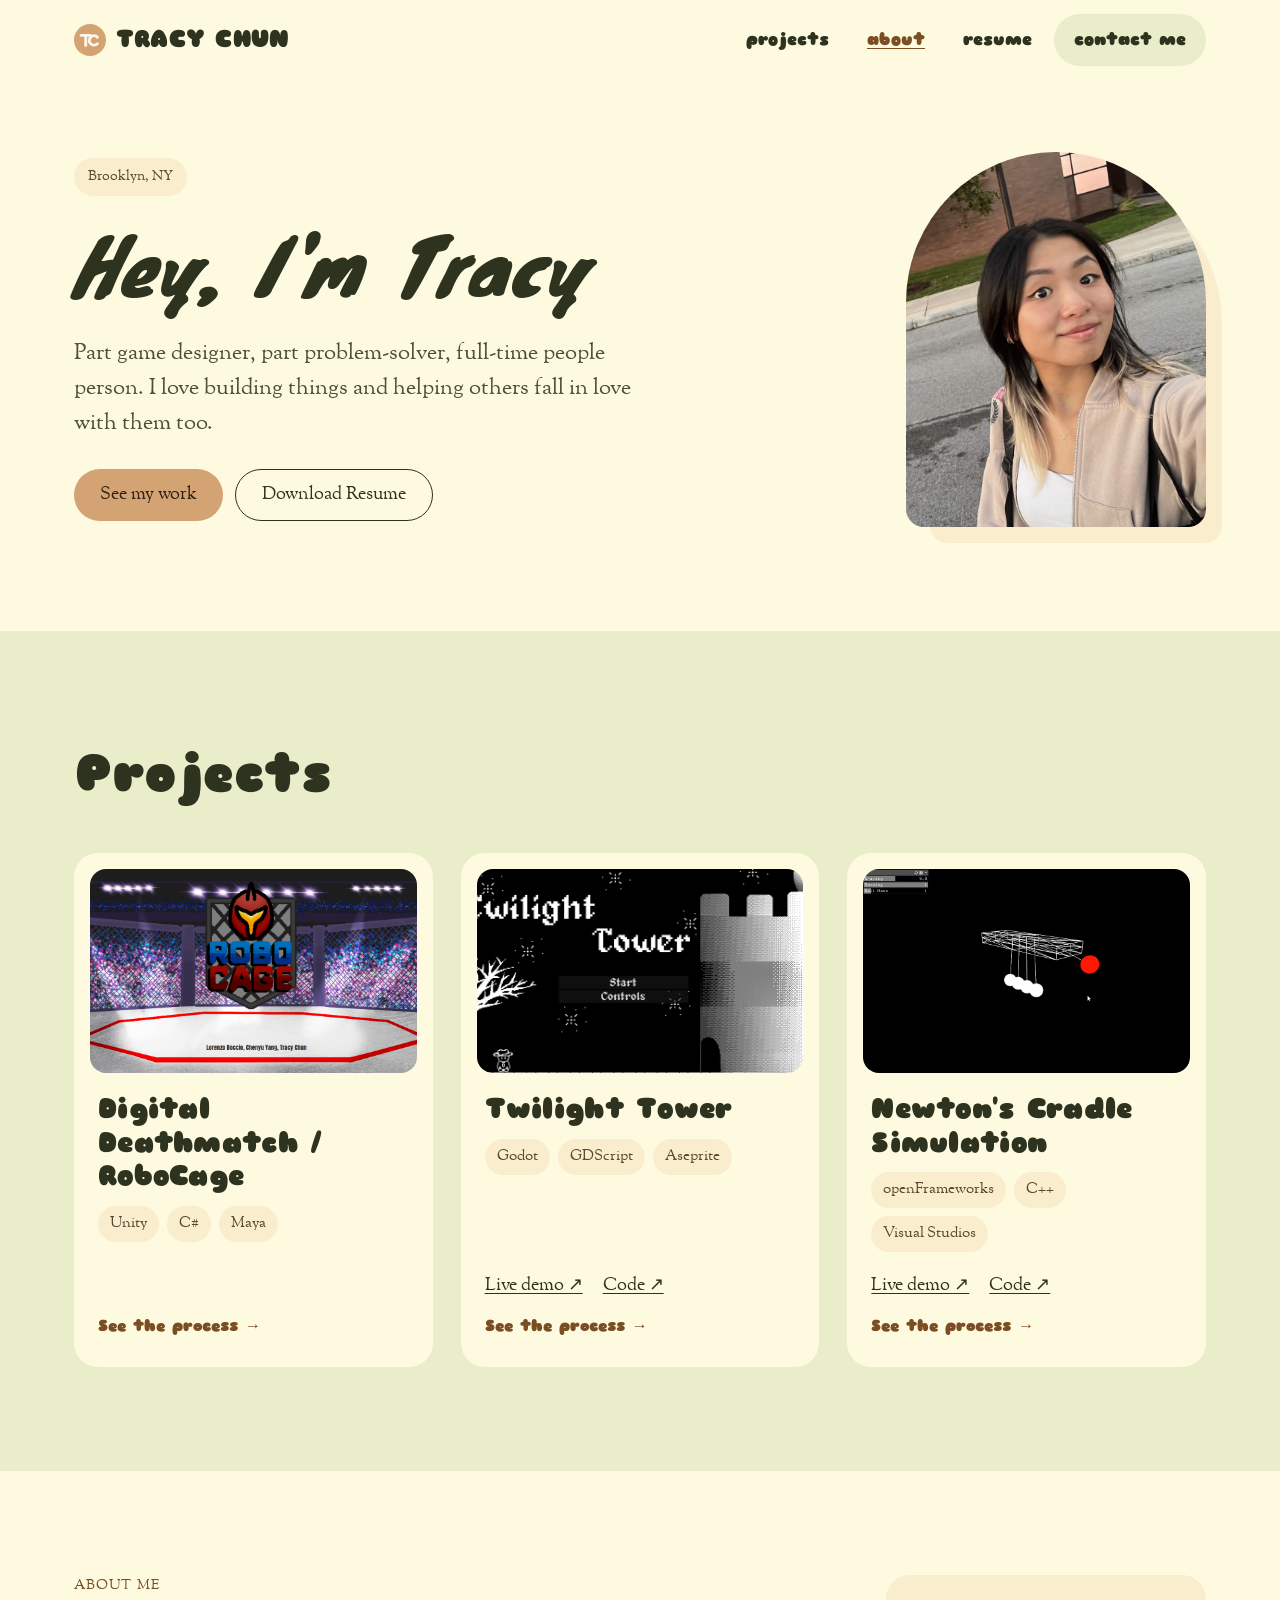
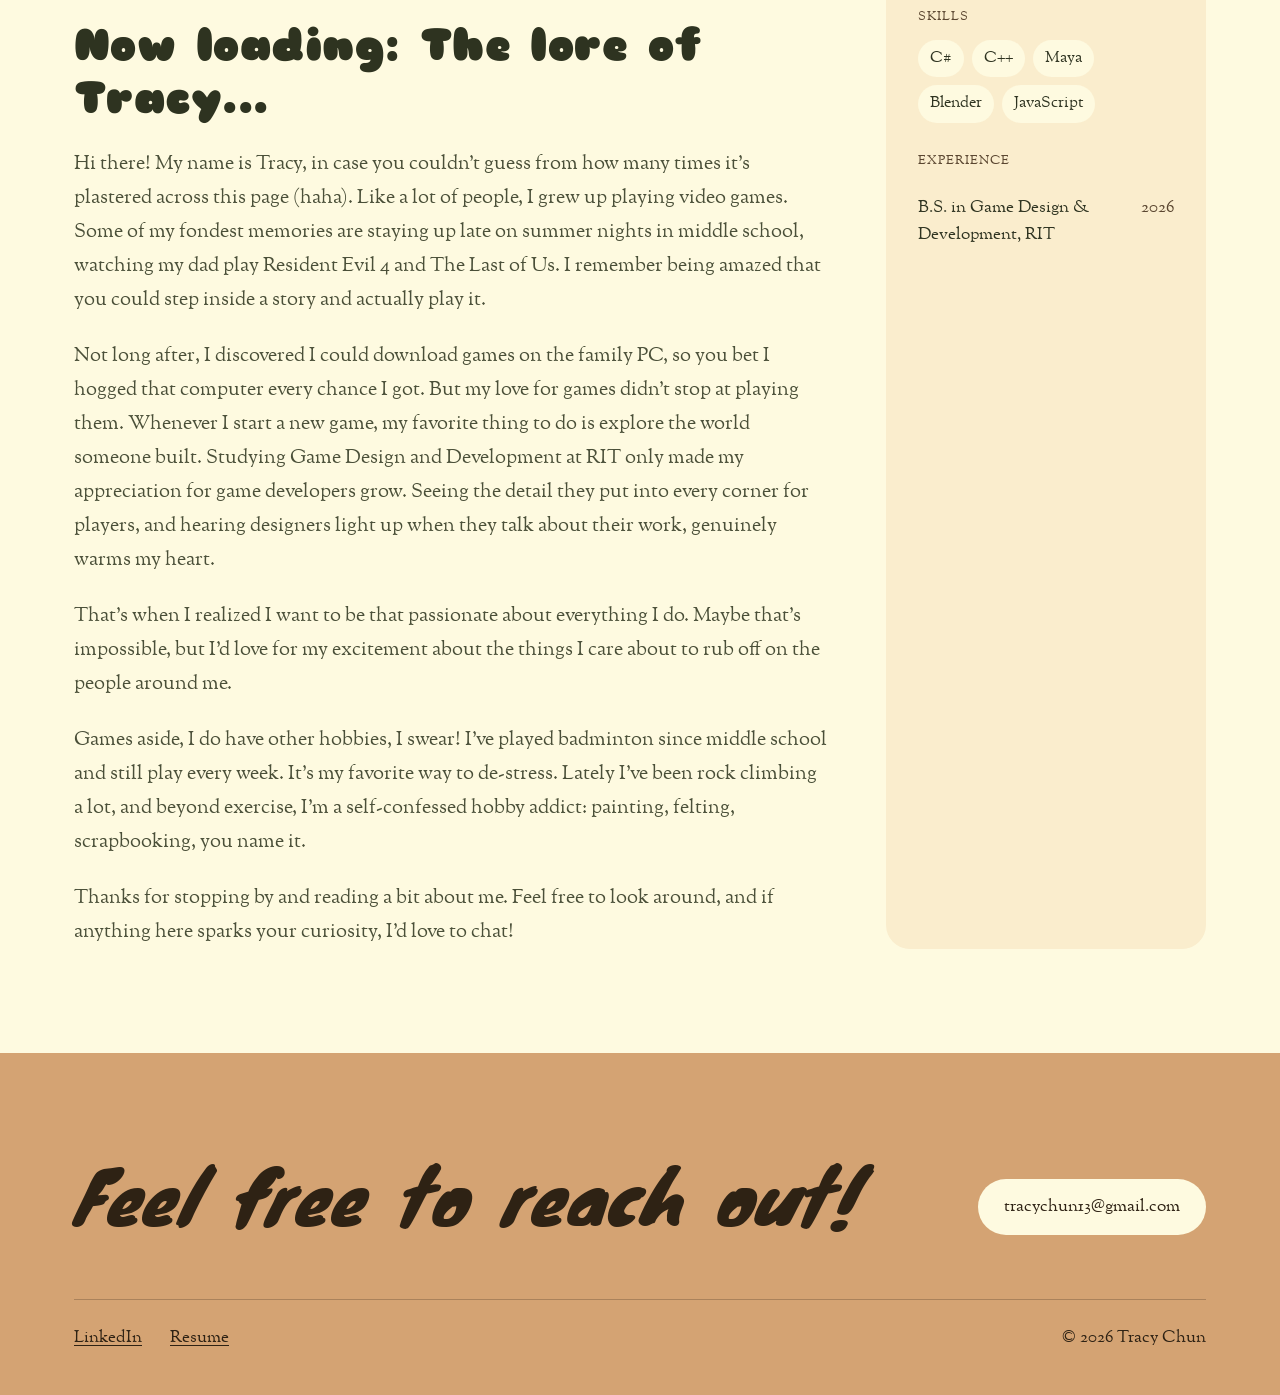
<file: index.html>
<!doctype html>
<html lang="en">

<head>
  <meta charset="utf-8">
  <meta name="viewport" content="width=device-width, initial-scale=1">
  <title>Tracy Chun Portfolio</title>
  <meta name="description" content="Tracy Chun's portfolio.">

  <link rel="preload" href="fonts/knewave.woff" as="font" type="font/woff" crossorigin>
  <link rel="preload" href="fonts/sorts-mill-goudy.woff" as="font" type="font/woff" crossorigin>
  <link rel="preload" href="fonts/sniglet.woff" as="font" type="font/woff" crossorigin>
  <link rel="stylesheet" href="styles.css">
  <link rel="icon" href="../images/favicon.svg" type="image/svg+xml">
  <link rel="icon" href="../images/favicon.ico" sizes="any">
  <link rel="apple-touch-icon" href="../images/apple-touch-icon.png">
</head>

<body>
  <a class="skip-link" href="#main">Skip to content</a>

  <header class="site-header">
    <div class="container header-inner">
      <a class="logo" href="#top">
        <img src="../images/favicon.svg" alt="" class="logo-icon" width="32" height="32">
        TRACY CHUN
      </a>

      <button class="menu-toggle" type="button" aria-expanded="false" aria-controls="site-nav" aria-label="Open menu">
        <span></span><span></span><span></span>
      </button>

      <nav id="site-nav" class="site-nav" aria-label="Main">
        <a href="#work">projects</a>
        <a href="#about">about</a>
        <a href="TracyChun-Resume.pdf" target="_blank" rel="noopener">resume</a>
        <a href="#contact" class="nav-cta">contact me</a>
      </nav>
    </div>
  </header>

  <main id="main">
    <!-- ============ HERO ============ -->
    <section id="top" class="hero container">
      <div class="hero-text">
        <span class="pill">Brooklyn, NY</span>
        <h1>Hey, I'm Tracy</h1>
        <p class="lead">Part game designer, part problem-solver, full-time people person.
          I love building things and helping others fall in love with them too.</p>
        <div class="btn-row">
          <a href="#work" class="btn btn-primary">See my work</a>
          <a href="TracyChun-Resume.pdf" class="btn btn-outline" download>Download Resume</a>
        </div>
      </div>

      <div class="hero-photo">
        <div class="photo-frame">
          <div class="photo-back" aria-hidden="true"></div>
          <img class="photo" src="images/pfp.jpg" alt="Photo of me">
        </div>
      </div>
    </section>

    <!-- ============ WORK ============ -->
    <section id="work" class="work">
      <div class="container">
        <div class="section-head">
          <div>
            <h2>Projects</h2>
          </div>
          <!-- <a href="" target="_blank" rel="noopener" class="text-link"> Github →</a> -->
        </div>

        <div class="project-grid">
          <article class="project-card">
            <img class="project-img" src="images/project-one/RoboCageCover.png" alt="Screenshot of RoboCage">
            <div class="project-body">
              <h3><a class="card-link" href="projects/project-one.html">Digital Deathmatch / RoboCage</a></h3>
              <ul class="tags">
                <li>Unity</li>
                <li>C#</li>
                <li>Maya</li>
              </ul>
              <div class="project-links">
                <!-- <a href="https://example.com" target="_blank" rel="noopener">Live demo ↗</a>
                <a href="https://github.com/yourusername/project-two" target="_blank" rel="noopener">Code ↗</a> -->
              </div>
              <span class="card-cue" aria-hidden="true">See the process →</span>
            </div>
          </article>

          <article class="project-card">
            <img class="project-img" src="images/project-two/TwilightTowerStartScreen.jpg"
              alt="Screenshot of TwilightTower">

            <div class="project-body">
              <h3><a class="card-link" href="projects/project-two.html">Twilight Tower</a></h3>
              <ul class="tags">
                <li>Godot</li>
                <li>GDScript</li>
                <li>Aseprite</li>
              </ul>
              <div class="project-links">
                <a href="https://matokii.itch.io/twilight-tower" target="_blank" rel="noopener">Live demo ↗</a>
                <a href="https://github.com/Tracychun13/twilight-tower" target="_blank" rel="noopener">Code ↗</a>
              </div>
              <span class="card-cue" aria-hidden="true">See the process →</span>
            </div>
          </article>

          <article class="project-card">
            <img class="project-img" src="images/project-three/NewtonCradleCover.png"
              alt="Screenshot of NewtonCradleCover">

            <div class="project-body">
              <h3><a class="card-link" href="projects/project-three.html">Newton's Cradle Simulation</a></h3>
              <ul class="tags">
                <li>openFrameworks</li>
                <li>C++</li>
                <li>Visual Studios</li>
              </ul>
              <div class="project-links">
                <a href="projects/project-three.html#demo" target="_blank" rel="noopener">Live demo ↗</a>
                <a href="https://github.com/yourusername/project-three" target="_blank" rel="noopener">Code ↗</a>
              </div>
              <span class="card-cue" aria-hidden="true">See the process →</span>
            </div>
          </article>
        </div>
      </div>
    </section>

    <!-- ============ ABOUT ============ -->
    <section id="about" class="about container">
      <div class="about-text">
        <span class="eyebrow eyebrow-brown">About me</span>
        <h2>Now loading: The lore of Tracy...</h2>
        <p>
          Hi there! My name is Tracy, in case you couldn't guess from how many times it's plastered across this page
          (haha). Like a lot of people, I grew up playing video games. Some of my fondest memories are staying up late
          on summer nights in middle school, watching my dad play Resident Evil 4 and The Last of Us. I remember being
          amazed that you could step inside a story and actually play it.
        </p>

        <p>
          Not long after, I discovered I could download games on the family PC, so you bet I hogged that computer every
          chance I got. But my love for games didn't stop at playing them. Whenever I start a new game, my favorite
          thing to do is explore the world someone built. Studying Game Design and Development at RIT only made my
          appreciation for game developers grow. Seeing the detail they put into every corner for players, and hearing
          designers light up when they talk about their work, genuinely warms my heart.
        </p>

        <p>
          That's when I realized I want to be that passionate about everything I do. Maybe that's impossible, but I'd
          love for my excitement about the things I care about to rub off on the people around me.
        </p>

        <p>
          Games aside, I do have other hobbies, I swear! I've played badminton since middle school and still play every
          week. It's my favorite way to de-stress. Lately I've been rock climbing a lot, and beyond exercise, I'm a
          self-confessed hobby addict: painting, felting, scrapbooking, you name it.
        </p>

        <p>
          Thanks for stopping by and reading a bit about me. Feel free to look around, and if anything here sparks
          your curiosity, I'd love to chat!
        </p>
      </div>

      <aside class="about-card">
        <div>
          <h3>Skills</h3>
          <ul class="tags tags-cream">
            <li>C#</li>
            <li>C++</li>
            <li>Maya</li>
            <li>Blender</li>
            <li>JavaScript</li>
          </ul>
        </div>
        <div>
          <h3>Experience</h3>
          <dl class="timeline">

            <div>
              <dt>B.S. in Game Design & Development, RIT</dt>
              <dd>2026</dd>
            </div>
          </dl>
        </div>
      </aside>
    </section>
  </main>

  <!-- ============ CONTACT ============ -->
  <footer id="contact" class="site-footer">
    <div class="container footer-inner">
      <div class="footer-top">
        <h2>Feel free to reach out!</h2>
        <a href="mailto:tracychun13@gmail.com" class="btn btn-cream">tracychun13@gmail.com</a>
      </div>
      <div class="footer-bottom">
        <nav aria-label="Social">
          <a href="https://www.linkedin.com/in/tracy-chun" target="_blank" rel="noopener">LinkedIn</a>
          <a href="TracyChun-Resume.pdf" target="_blank" rel="noopener">Resume</a>
        </nav>
        <span>© <span id="year">2026</span> Tracy Chun</span>
      </div>
    </div>
  </footer>

  <script src="script.js"></script>
</body>

</html>
</file>
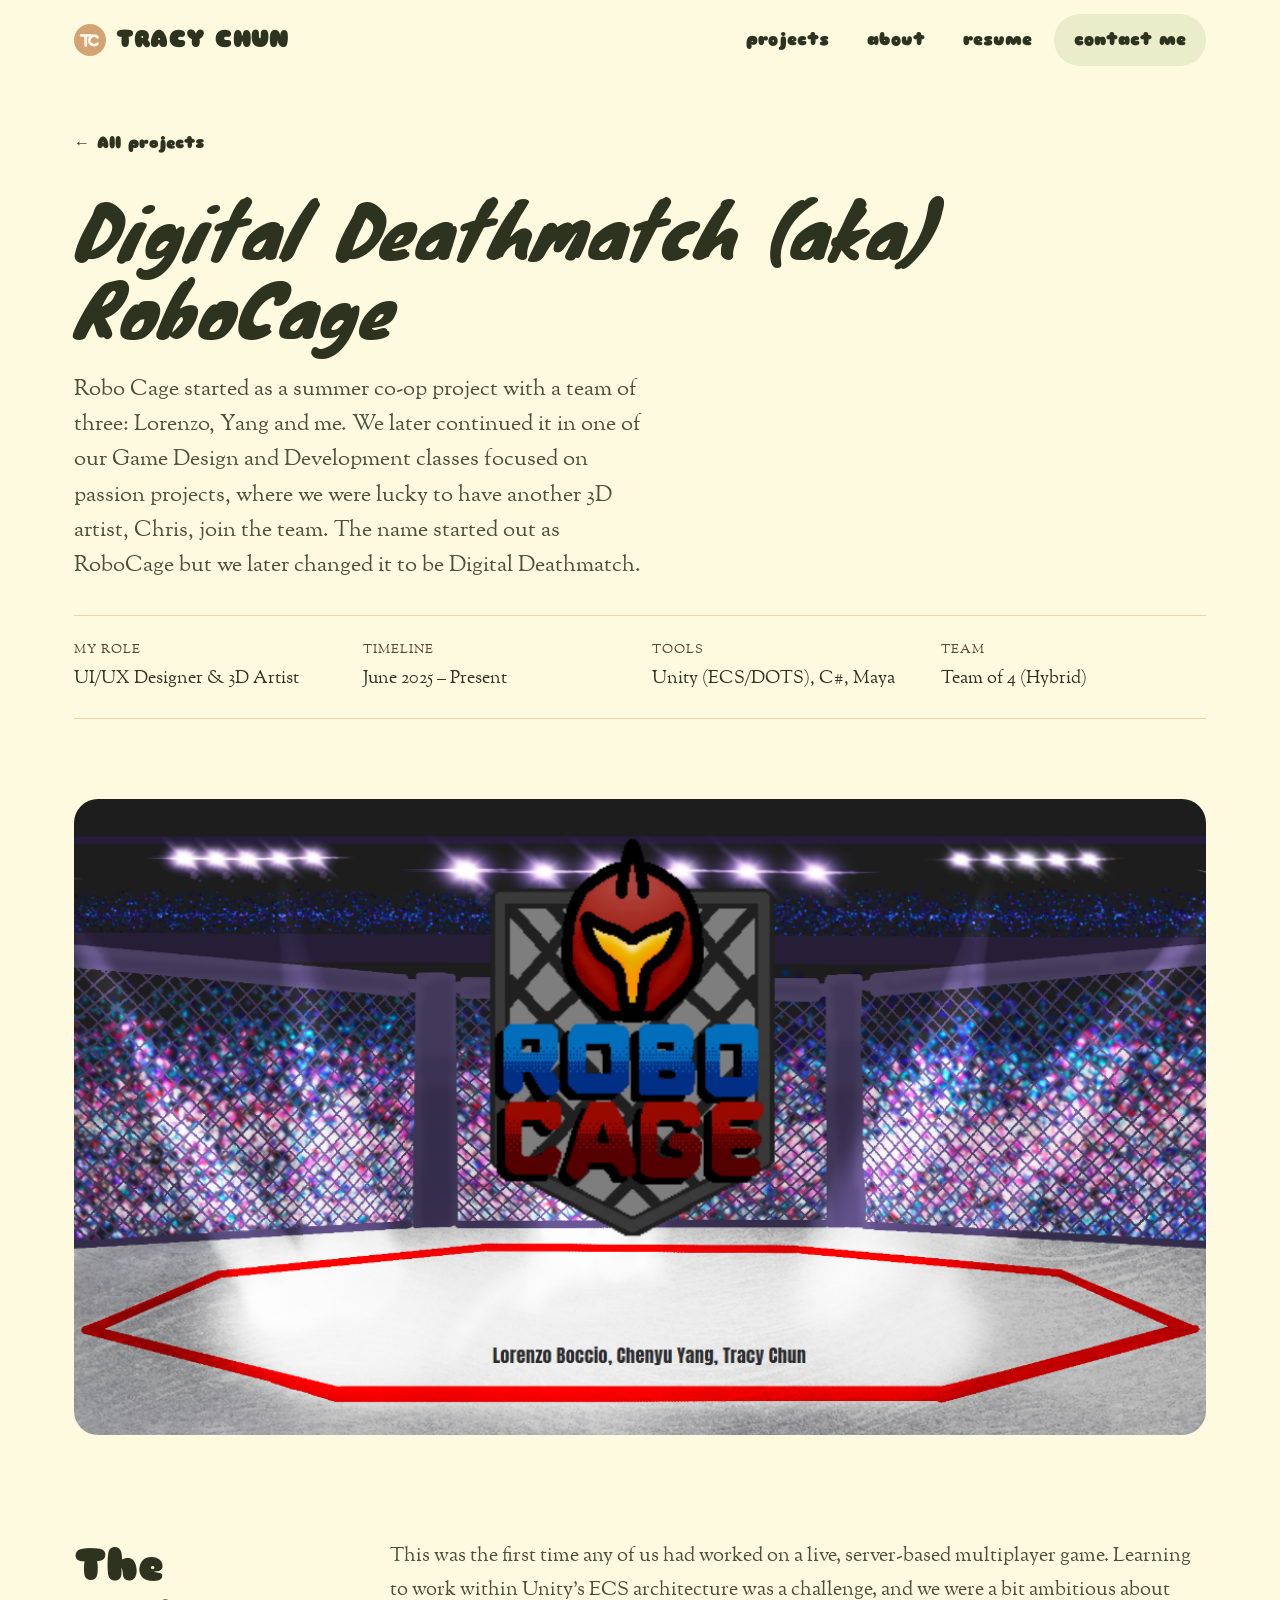
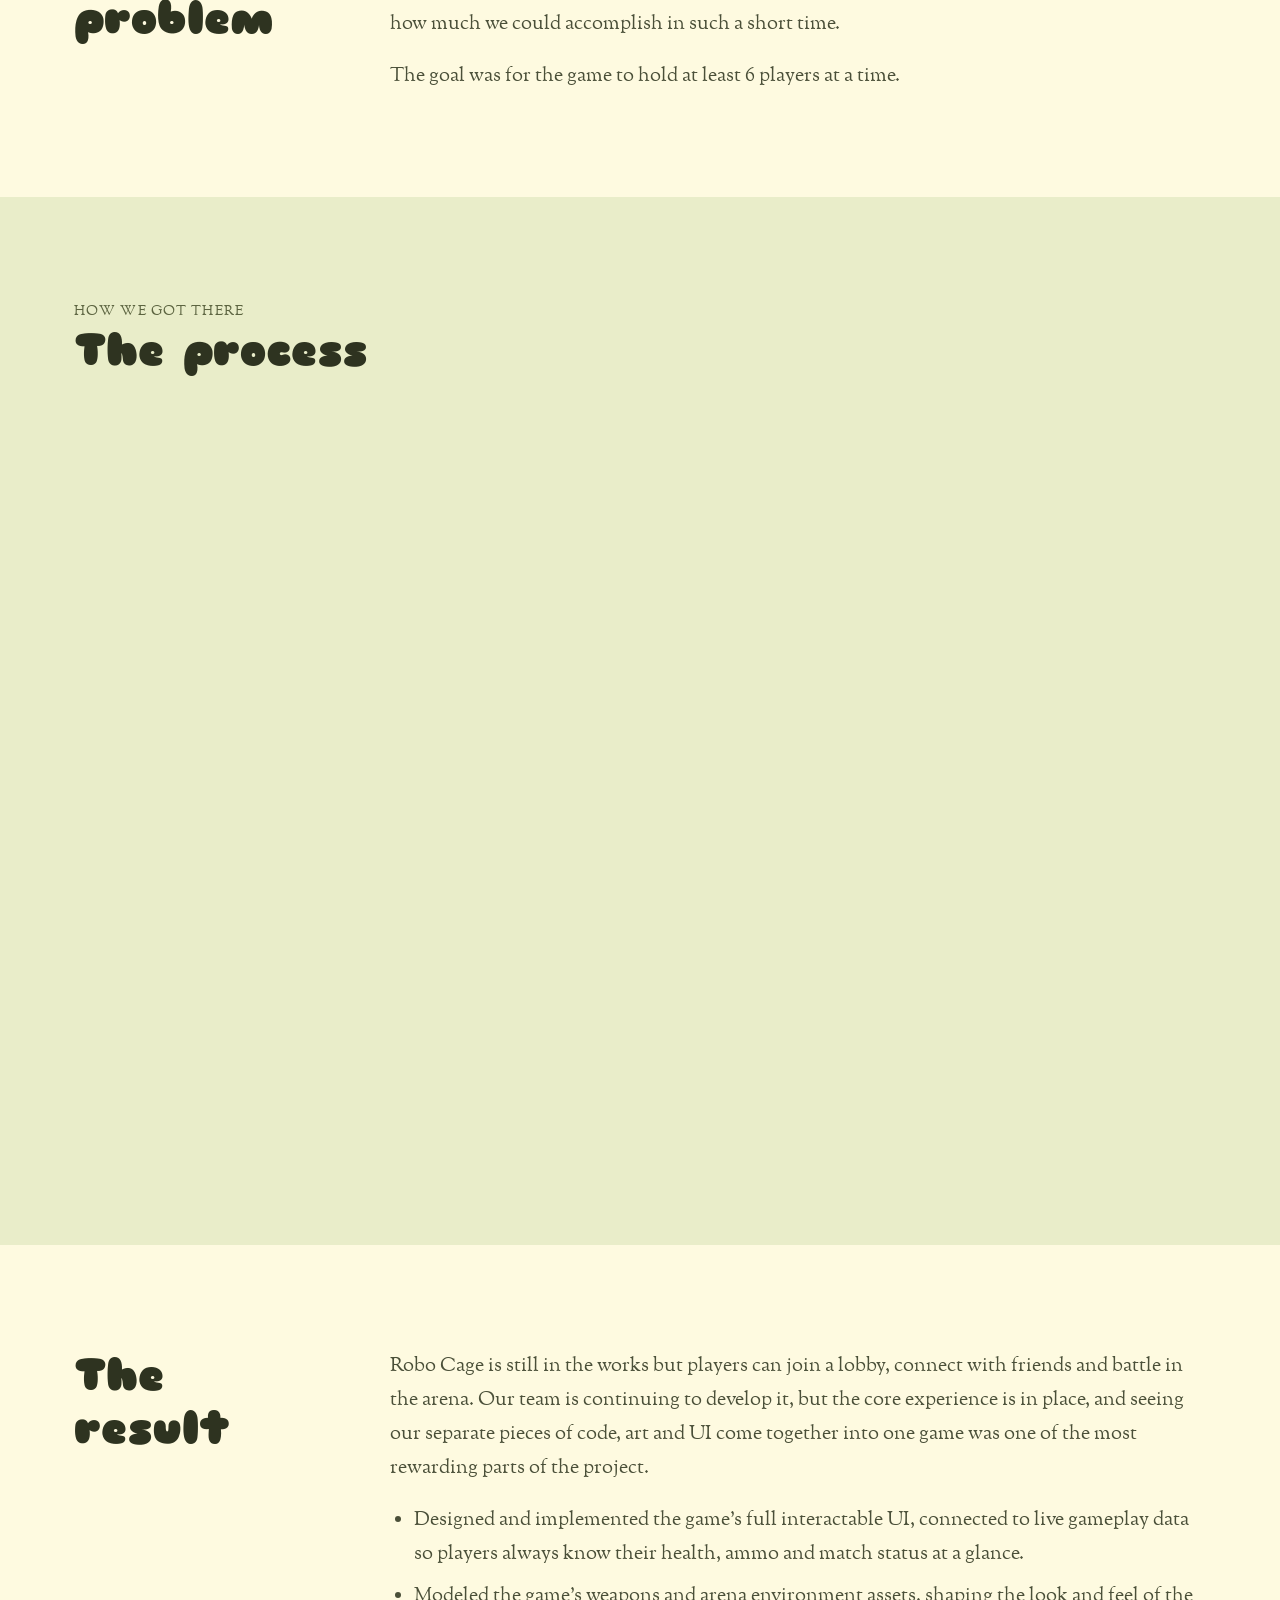
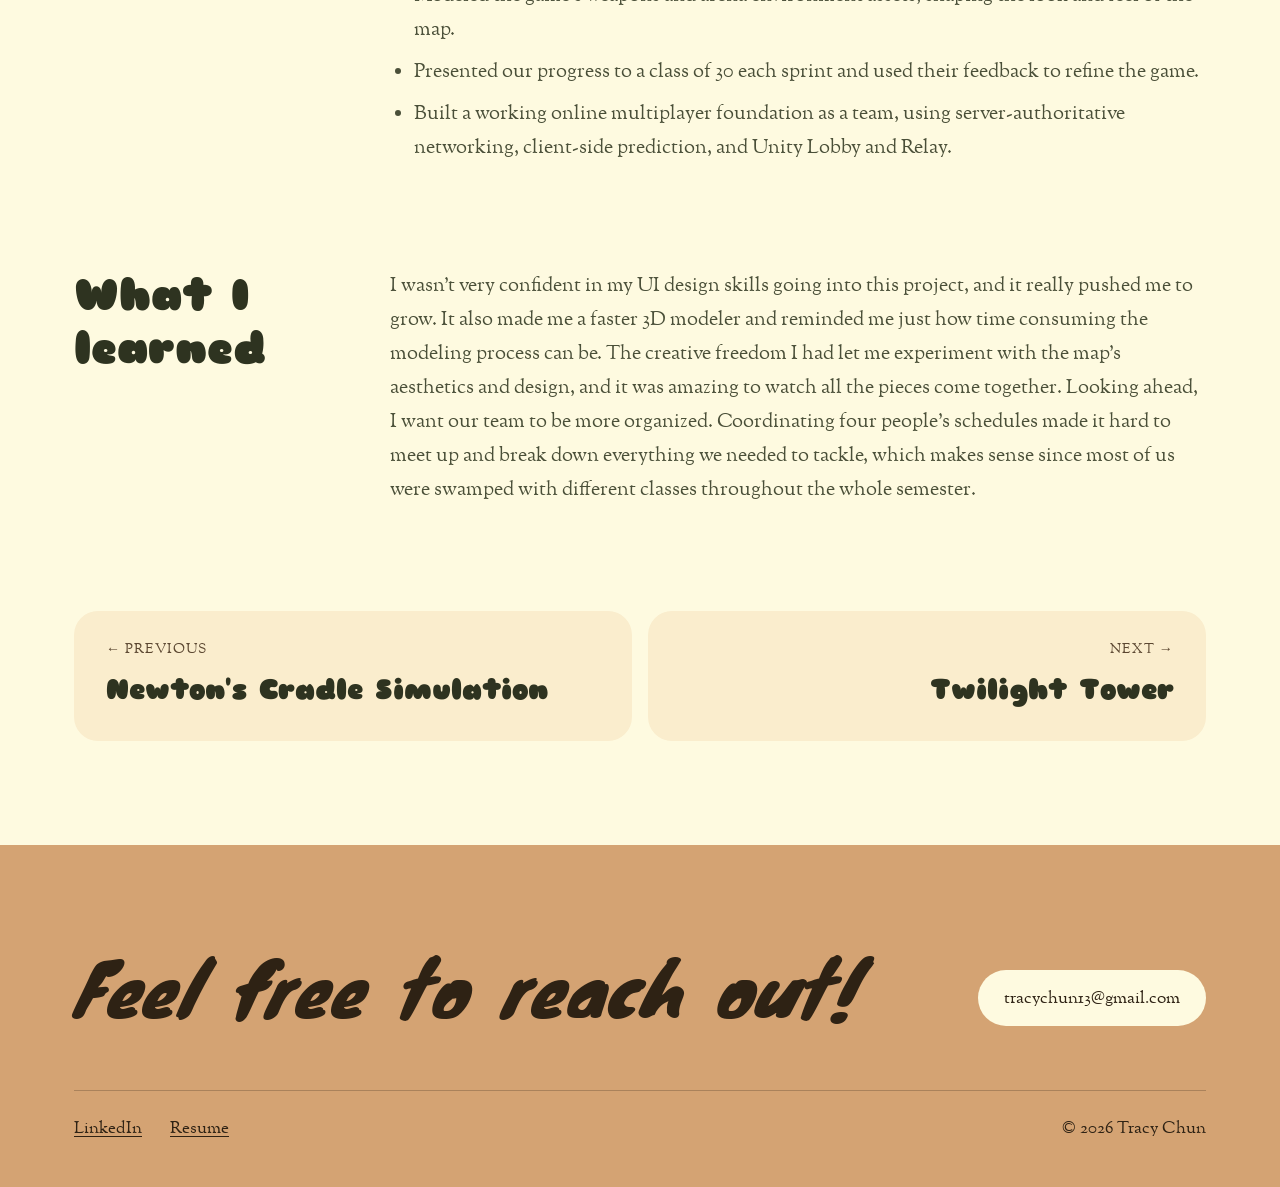
<file: projects/project-one.html>
<!doctype html>
<html lang="en">

<head>
  <meta charset="utf-8">
  <meta name="viewport" content="width=device-width, initial-scale=1">
  <title>Digital Deathmatch — Tracy Chun</title>
  <meta name="description" content="Case study: Digital Deathmatch (RoboCage), a multiplayer arena game by Tracy Chun.">
  <link rel="preload" href="../fonts/knewave.woff" as="font" type="font/woff" crossorigin>
  <link rel="preload" href="../fonts/sorts-mill-goudy.woff" as="font" type="font/woff" crossorigin>
  <link rel="preload" href="../fonts/sniglet.woff" as="font" type="font/woff" crossorigin>
  <link rel="stylesheet" href="../styles.css">
  <link rel="stylesheet" href="project-styles.css">
  <link rel="icon" href="../images/favicon.svg" type="image/svg+xml">
  <link rel="icon" href="../images/favicon.ico" sizes="any">
  <link rel="apple-touch-icon" href="../images/apple-touch-icon.png">
  <style>

  </style>
</head>

<body>
  <a class="skip-link" href="#main">Skip to content</a>

  <header class="site-header">
    <div class="container header-inner"> 
      <a class="logo" href="../index.html">
        <img src="../images/favicon.svg" alt="" class="logo-icon" width="32" height="32">
        TRACY CHUN
      </a>

      <button class="menu-toggle" type="button" aria-expanded="false" aria-controls="site-nav" aria-label="Open menu">
        <span></span><span></span><span></span>
      </button>

      <nav id="site-nav" class="site-nav" aria-label="Main">
        <a href="../index.html#work" aria-current="page">projects</a>
        <a href="../index.html#about">about</a>
        <a href="../TracyChun-Resume.pdf" target="_blank" rel="noopener">resume</a>
        <a href="../index.html#contact" class="nav-cta">contact me</a>
      </nav>
    </div>
  </header>

  <main id="main">
    <!-- ============ INTRO ============ -->
    <section class="cs-hero container">
      <a href="../index.html#work" class="back-link">← All projects</a>
      <h1>Digital Deathmatch (aka) RoboCage</h1>
      <p class="lead">Robo Cage started as a summer co-op project with a team of three: Lorenzo, Yang and me. We later
        continued it in one of our Game Design and Development classes focused on passion projects, where we were lucky
        to have another 3D artist, Chris, join the team. The name started out as RoboCage but we later changed it to be
        Digital Deathmatch.</p>
      <dl class="cs-meta">
        <div>
          <dt>My role</dt>
          <dd>UI/UX Designer &amp; 3D Artist</dd>
        </div>
        <div>
          <dt>Timeline</dt>
          <dd>June 2025 – Present</dd>
        </div>
        <div>
          <dt>Tools</dt>
          <dd>Unity (ECS/DOTS), C#, Maya</dd>
        </div>
        <div>
          <dt>Team</dt>
          <dd>Team of 4 (Hybrid)</dd>
        </div>
      </dl>

      <div class="btn-row">
        <!-- <a href="https://example.com" class="btn btn-primary" target="_blank" rel="noopener">Live demo ↗</a>
        <a href="https://github.com/yourusername/project-one" class="btn btn-outline" target="_blank"
          rel="noopener">View code ↗</a> -->
      </div>
    </section>

    <figure class="cs-cover container">
      <img class="shot" src="../images/project-one/RoboCageCover.png" alt="RoboCage Cover Photo">
    </figure>

    <!-- ============ PROBLEM ============ -->
    <section class="cs-section container">
      <h2>The problem</h2>
      <div class="cs-text">
        <p>This was the first time any of us had worked on a live, server-based multiplayer game. Learning to work
          within Unity's ECS architecture was a challenge, and we were a bit ambitious about how much we could
          accomplish in such a short time.</p>
        <p>The goal was for the game to hold at least 6 players at a time. </p>
      </div>
    </section>

    <section class="cs-process">
      <div class="container">
        <div>
          <span class="eyebrow">How we got there</span>
          <h2>The process</h2>
        </div>
        <div class="slides-embed">
          <iframe
            src="https://docs.google.com/presentation/d/e/2PACX-1vQmwmbu1jBrTkYDIrFTT3A6GfHaLyI3vzROXVCdRMWq2rZDqHxN5Og_TouFlgv-0leozzgu1Mzb32WB/pubembed?start=false&loop=true&delayms=3000"
            title="Digital Deathmatch process presentation" loading="lazy" allowfullscreen></iframe>
        </div>
      </div>
    </section>

    <!-- ============ RESULT ============ -->
    <section class="cs-section container">
      <h2>The result</h2>
      <div class="cs-text">
        <p>Robo Cage is still in the works but players can join a lobby, connect with friends and battle in the arena.
          Our team is continuing to develop it, but the core experience is in place, and seeing our separate pieces of
          code, art and UI come together into one game was one of the most rewarding parts of the project.</p>
        <ul>
          <li>Designed and implemented the game's full interactable UI, connected to live gameplay data so players
            always know their health, ammo and match status at a glance.</li>
          <li>Modeled the game's weapons and arena environment assets, shaping the look and feel of the map.</li>
          <li>Presented our progress to a class of 30 each sprint and used their feedback to refine the game.</li>
          <li>Built a working online multiplayer foundation as a team, using server-authoritative networking,
            client-side prediction, and Unity Lobby and Relay.</li>
        </ul>
      </div>
    </section>

    <section class="cs-section container">
      <h2>What I learned</h2>
      <div class="cs-text">
        <p>I wasn't very confident in my UI design skills going into this project, and it really pushed me to grow. It
          also made me a faster 3D modeler and reminded me just how time consuming the modeling process can be. The
          creative freedom I had let me experiment with the map's aesthetics and design, and it was amazing to watch all
          the pieces come together. Looking ahead, I want our team to be more organized. Coordinating four people's
          schedules made it hard to meet up and break down everything we needed to tackle, which makes
          sense since most of us were swamped with different classes throughout the whole semester.</p>
      </div>
    </section>

    <!-- ============ PREV / NEXT ============ -->
    <nav class="cs-next container" aria-label="More projects">
      <a href="project-three.html" class="prev"><span>← Previous</span><strong>Newton's Cradle Simulation</strong></a>
      <a href="project-two.html" class="next"><span>Next →</span><strong>Twilight Tower</strong></a>
    </nav>
  </main>

  <footer id="contact" class="site-footer">
    <div class="container footer-inner">
      <div class="footer-top">
        <h2>Feel free to reach out!</h2>
        <a href="mailto:tracychun13@gmail.com" class="btn btn-cream">tracychun13@gmail.com</a>
      </div>
      <div class="footer-bottom">
        <nav aria-label="Social">
          <a href="https://www.linkedin.com/in/tracy-chun" target="_blank" rel="noopener">LinkedIn</a>
          <a href="../TracyChun-Resume.pdf" target="_blank" rel="noopener">Resume</a>
        </nav>
        <span>© <span id="year">2026</span> Tracy Chun</span>
      </div>
    </div>
  </footer>

  <script src="../script.js"></script>
  <script src="project.js"></script>
</body>

</html>
</file>
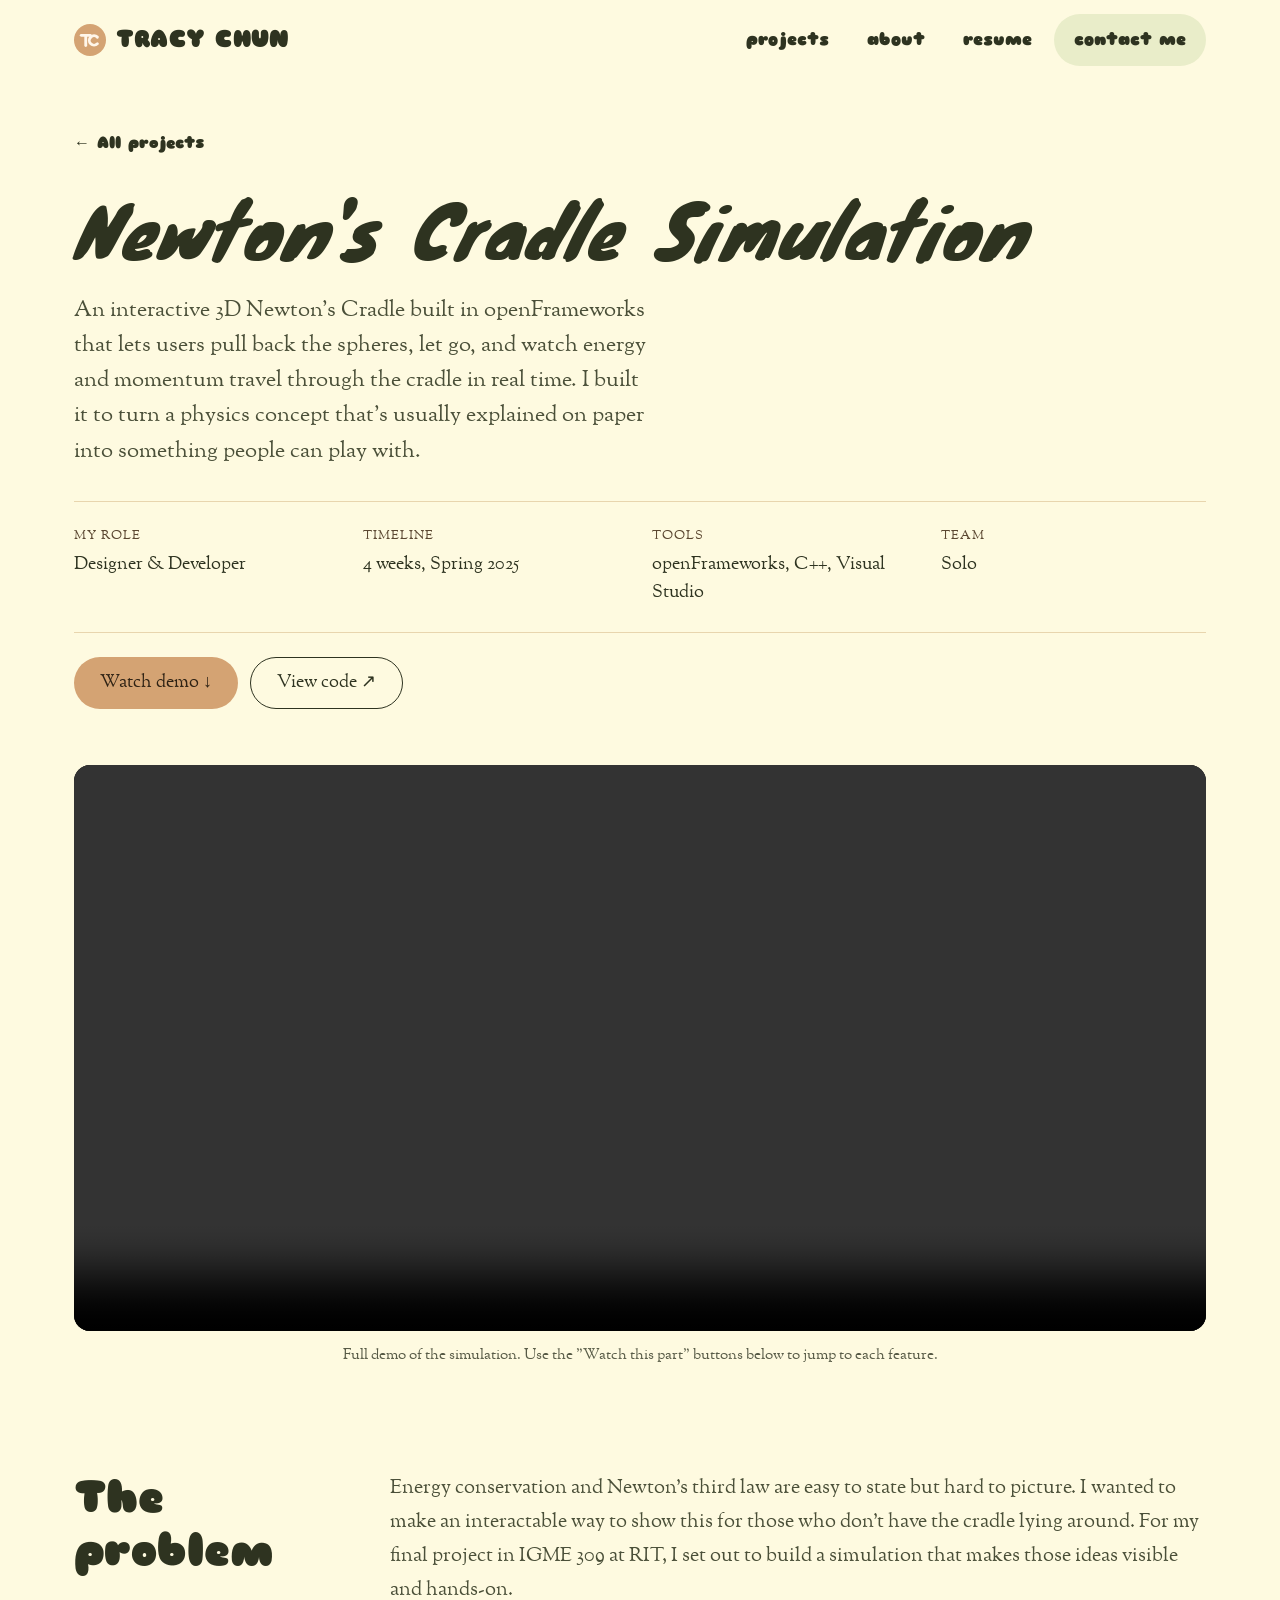
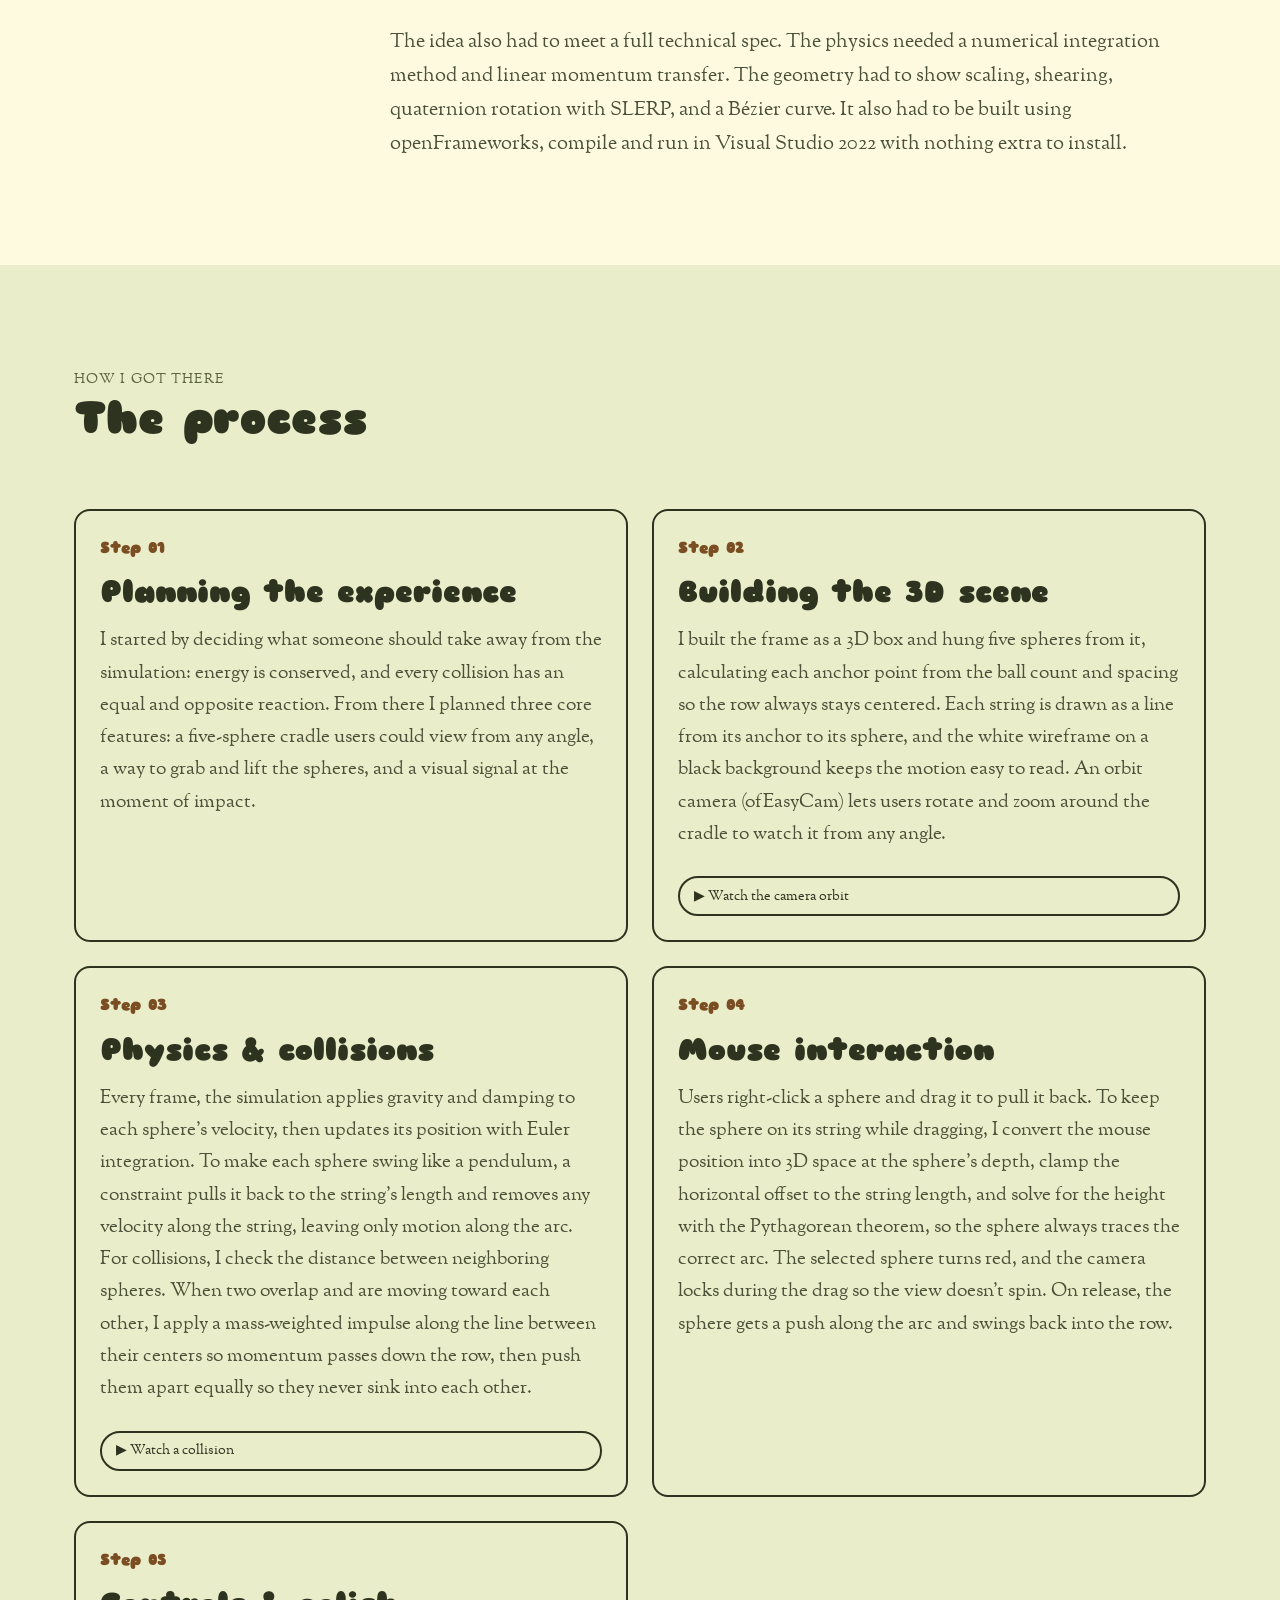
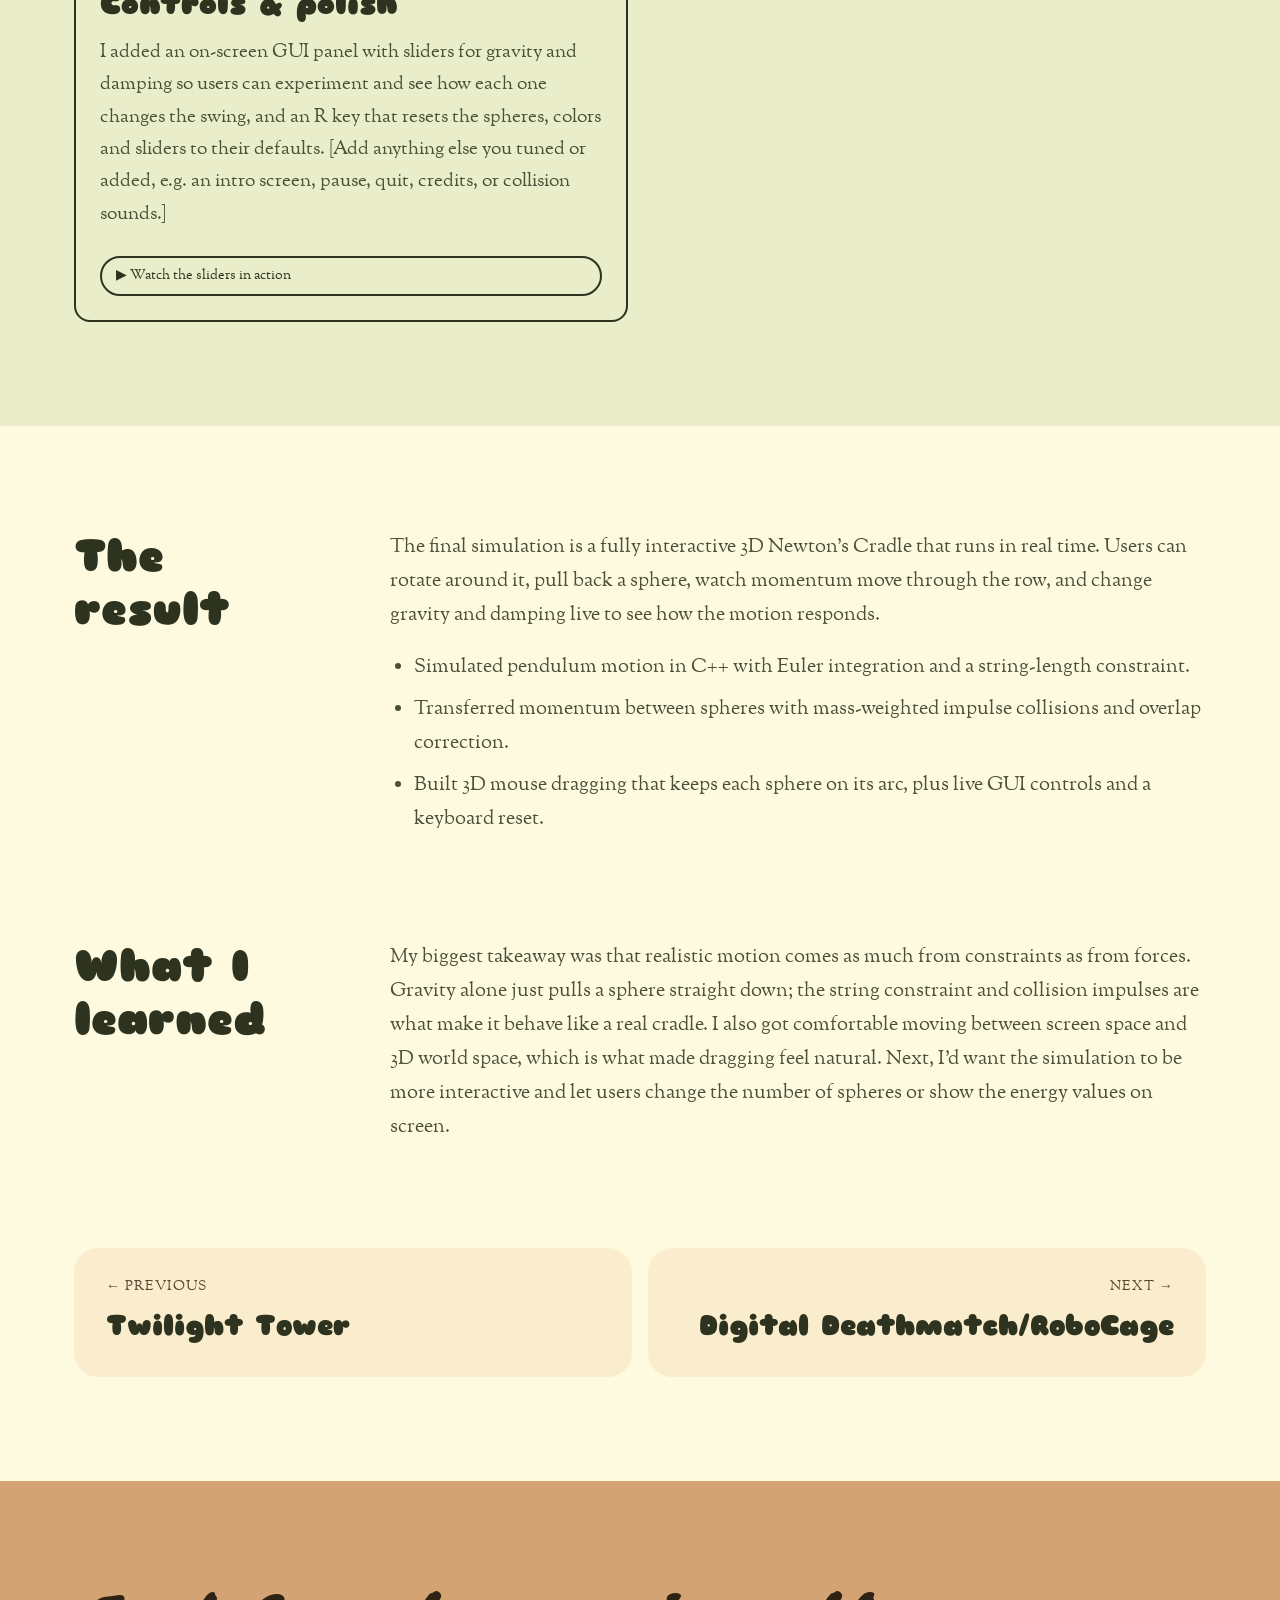
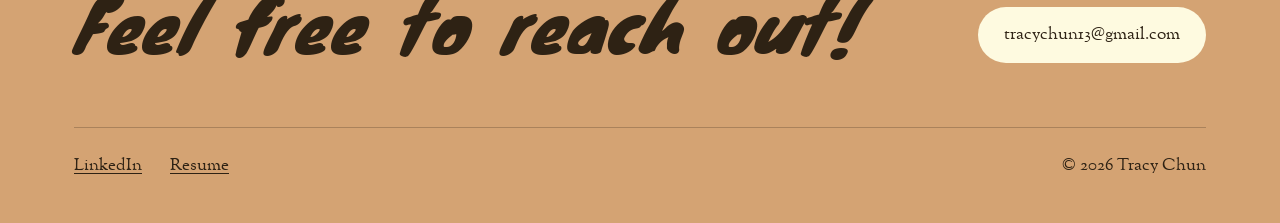
<file: projects/project-three.html>
<!doctype html>
<html lang="en">

<head>
  <meta charset="utf-8">
  <meta name="viewport" content="width=device-width, initial-scale=1">
  <title>Newton's Cradle Simulation — Tracy Chun</title>
  <meta name="description"
    content="Case study: an interactive 3D Newton's Cradle physics simulation built in openFrameworks by Tracy Chun.">
  <link rel="preload" href="../fonts/knewave.woff" as="font" type="font/woff" crossorigin>
  <link rel="preload" href="../fonts/sorts-mill-goudy.woff" as="font" type="font/woff" crossorigin>
  <link rel="preload" href="../fonts/sniglet.woff" as="font" type="font/woff" crossorigin>
  <link rel="stylesheet" href="../styles.css">
  <link rel="stylesheet" href="project-styles.css">
  <link rel="icon" href="../images/favicon.svg" type="image/svg+xml">
  <link rel="icon" href="../images/favicon.ico" sizes="any">
  <link rel="apple-touch-icon" href="../images/apple-touch-icon.png">
  <style>
    /* ---- Video-first layout for this page only ---- */
    .cs-video {
      display: block;
      width: 100%;
      max-height: 80vh;
      background: #000;
      border-radius: 16px;
    }

    .cs-video-caption {
      margin-top: 0.75rem;
      font-size: 0.95rem;
      opacity: 0.8;
      text-align: center;
    }

    /* Small screens: 1 card per row */
    .process-steps.text-steps {
      display: grid;
      grid-template-columns: 1fr;
      gap: 1.5rem;
      list-style: none;
      padding: 0;
    }

    /* Tablets: 2 per row */
    @media (min-width: 700px) {
      .process-steps.text-steps {
        grid-template-columns: repeat(2, 1fr);
      }
    }

    @media (min-width: 1600px) {
      .process-steps.text-steps {
        grid-template-columns: repeat(3, 1fr);
        gap: 1rem;
      }

      .process-steps.text-steps .step {
        padding: 1.1rem;
      }

      .process-steps.text-steps .step-text p {
        font-size: 0.95rem;
      }
    }

    .process-steps.text-steps .step {
      display: block;
      grid-template-columns: none;
      padding: 1.5rem;
      border: 2px solid currentColor;
      border-radius: 16px;
    }

    .process-steps.text-steps .step-text {
      max-width: none;
    }

    .jump-btn {
      display: inline-flex;
      align-items: center;
      gap: 0.4rem;
      margin-top: 0.75rem;
      padding: 0.4rem 0.9rem;
      font: inherit;
      font-size: 0.9rem;
      color: inherit;
      background: transparent;
      border: 2px solid currentColor;
      border-radius: 999px;
      cursor: pointer;
    }

    .jump-btn:hover,
    .jump-btn:focus-visible {
      background: rgba(0, 0, 0, 0.06);
    }
  </style>
</head>

<body>
  <a class="skip-link" href="#main">Skip to content</a>

  <header class="site-header">
    <div class="container header-inner">
      <a class="logo" href="../index.html">
        <img src="../images/favicon.svg" alt="" class="logo-icon" width="32" height="32">
        TRACY CHUN
      </a>

      <button class="menu-toggle" type="button" aria-expanded="false" aria-controls="site-nav" aria-label="Open menu">
        <span></span><span></span><span></span>
      </button>

      <nav id="site-nav" class="site-nav" aria-label="Main">
        <a href="../index.html#work" aria-current="page">projects</a>
        <a href="../index.html#about">about</a>
        <a href="../TracyChun-Resume.pdf" target="_blank" rel="noopener">resume</a>
        <a href="../index.html#contact" class="nav-cta">contact me</a>
      </nav>
    </div>
  </header>

  <main id="main">
    <!-- ============ INTRO ============ -->
    <section class="cs-hero container">
      <a href="../index.html#work" class="back-link">← All projects</a>
      <h1>Newton's Cradle Simulation</h1>
      <p class="lead">An interactive 3D Newton's Cradle built in openFrameworks that lets users pull back the spheres,
        let go, and watch energy and momentum travel through the cradle in real time. I built it to turn a physics
        concept that's usually explained on paper into something people can play with.</p>

      <dl class="cs-meta">
        <div>
          <dt>My role</dt>
          <dd>Designer &amp; Developer</dd>
        </div>
        <div>
          <dt>Timeline</dt>
          <dd>4 weeks, Spring 2025</dd>
        </div>
        <div>
          <dt>Tools</dt>
          <dd>openFrameworks, C++, Visual Studio</dd>
        </div>
        <div>
          <dt>Team</dt>
          <dd>Solo</dd>
        </div>
      </dl>

      <div class="btn-row">
        <a href="#demo" class="btn btn-primary">Watch demo ↓</a>
        <a href="https://github.com/yourusername/project-three" class="btn btn-outline" target="_blank"
          rel="noopener">View code ↗</a>
      </div>
    </section>

    <!-- ============ DEMO VIDEO ============-->
    <figure id="demo" class="cs-cover container">
      <video id="demo-video" class="cs-video" controls playsinline preload="metadata">
        <source src="../images/project-three/FinalProjectDemo.mp4" type="video/mp4">
        Your browser can't play this video. <a href="../images/project-three/demo.mp4">Download the demo</a> instead.
      </video>
      <figcaption class="cs-video-caption">Full demo of the simulation. Use the "Watch this part" buttons below to jump
        to each feature.</figcaption>
    </figure>

    <!-- ============ PROBLEM ============ -->
    <section class="cs-section container">
      <h2>The problem</h2>
      <div class="cs-text">
        <p>Energy conservation and Newton's third law are easy to state but hard to picture. I wanted to make an
          interactable way to show this for those who don't have the cradle lying around. For my final project in IGME
          309 at RIT, I set out to build a simulation that makes those ideas visible and hands-on.</p>
        <p>The idea also had to meet a full technical spec. The physics needed a numerical integration method and linear
          momentum transfer. The geometry had to show scaling, shearing, quaternion rotation with SLERP, and a Bézier
          curve. It also had to be built using openFrameworks, compile and run in Visual Studio 2022 with nothing extra
          to install.</p>
      </div>
    </section>

    <!-- ============ PROCESS ============  -->
    <section class="cs-process">
      <div class="container">
        <div>
          <span class="eyebrow">How I got there</span>
          <h2>The process</h2>
        </div>

        <ol class="process-steps text-steps">
          <li class="step">
            <div class="step-text">
              <span class="step-num">Step 01</span>
              <h3>Planning the experience</h3>
              <p>I started by deciding what someone should take away from the simulation: energy is conserved, and every
                collision has an equal and opposite reaction. From there I planned three core features: a five-sphere
                cradle users could view from any angle, a way to grab and lift the spheres, and a visual signal at the
                moment of impact.</p>
            </div>
          </li>

          <li class="step">
            <div class="step-text">
              <span class="step-num">Step 02</span>
              <h3>Building the 3D scene</h3>
              <p>I built the frame as a 3D box and hung five spheres from it, calculating each anchor point from the
                ball count and spacing so the row always stays centered. Each string is drawn as a line from its anchor
                to its sphere, and the white wireframe on a black background keeps the motion easy to read. An orbit
                camera (ofEasyCam) lets users rotate and zoom around the cradle to watch it from any angle.</p>
              <button class="jump-btn" type="button" data-time="18">▶ Watch the camera orbit</button>
            </div>
          </li>

          <li class="step">
            <div class="step-text">
              <span class="step-num">Step 03</span>
              <h3>Physics &amp; collisions</h3>
              <p>Every frame, the simulation applies gravity and damping to each sphere's velocity, then updates its
                position with Euler integration. To make each sphere swing like a pendulum, a constraint pulls it back
                to the string's length and removes any velocity along the string, leaving only motion along the arc. For
                collisions, I check the distance between neighboring spheres. When two overlap and are moving toward
                each other, I apply a mass-weighted impulse along the line between their centers so momentum passes down
                the row, then push them apart equally so they never sink into each other.</p>
              <button class="jump-btn" type="button" data-time="22">▶ Watch a collision</button>
            </div>
          </li>

          <li class="step">
            <div class="step-text">
              <span class="step-num">Step 04</span>
              <h3>Mouse interaction</h3>
              <p>Users right-click a sphere and drag it to pull it back. To keep the sphere on its string while
                dragging, I convert the mouse position into 3D space at the sphere's depth, clamp the horizontal offset
                to the string length, and solve for the height with the Pythagorean theorem, so the sphere always traces
                the correct arc. The selected sphere turns red, and the camera locks during the drag so the view doesn't
                spin. On release, the sphere gets a push along the arc and swings back into the row.</p>
            </div>
          </li>

          <li class="step">
            <div class="step-text">
              <span class="step-num">Step 05</span>
              <h3>Controls &amp; polish</h3>
              <p>I added an on-screen GUI panel with sliders for gravity and damping so users can experiment and see how
                each one changes the swing, and an R key that resets the spheres, colors and sliders to their defaults.
                [Add anything else you tuned or added, e.g. an intro screen, pause, quit, credits, or collision sounds.]
              </p>
              <button class="jump-btn" type="button" data-time="29">▶ Watch the sliders in action</button>
            </div>
          </li>
        </ol>
      </div>
    </section>

    <!-- ============ RESULT ============ -->
    <section class="cs-section container">
      <h2>The result</h2>
      <div class="cs-text">
        <p>The final simulation is a fully interactive 3D Newton's Cradle that runs in real time. Users can rotate
          around it, pull back a sphere, watch momentum move through the row, and change gravity and damping live to see
          how the motion responds.</p>
        <ul>
          <li>Simulated pendulum motion in C++ with Euler integration and a string-length constraint.</li>
          <li>Transferred momentum between spheres with mass-weighted impulse collisions and overlap correction.</li>
          <li>Built 3D mouse dragging that keeps each sphere on its arc, plus live GUI controls and a keyboard reset.
          </li>
        </ul>
      </div>
    </section>

    <section class="cs-section container">
      <h2>What I learned</h2>
      <div class="cs-text">
        <p>My biggest takeaway was that realistic motion comes as much from constraints as from forces. Gravity alone
          just pulls a sphere straight down; the string constraint and collision impulses are what make it behave like a
          real cradle. I also got comfortable moving between screen space and 3D world space, which is what made
          dragging feel natural. Next, I'd want the simulation to be more interactive and let users change the number of
          spheres or show the energy values on screen.</p>
      </div>
    </section>

    <!-- ============ PREV / NEXT ============ -->
    <nav class="cs-next container" aria-label="More projects">
      <a href="project-two.html" class="prev"><span>← Previous</span><strong>Twilight Tower</strong></a>
      <a href="project-one.html" class="next"><span>Next →</span><strong>Digital Deathmatch/RoboCage</strong></a>
    </nav>
  </main>

  <footer id="contact" class="site-footer">
    <div class="container footer-inner">
      <div class="footer-top">
        <h2>Feel free to reach out!</h2>
        <a href="mailto:tracychun13@gmail.com" class="btn btn-cream">tracychun13@gmail.com</a>
      </div>
      <div class="footer-bottom">
        <nav aria-label="Social">
          <a href="https://www.linkedin.com/in/tracy-chun" target="_blank" rel="noopener">LinkedIn</a>
          <a href="../TracyChun-Resume.pdf" target="_blank" rel="noopener">Resume</a>
        </nav>
        <span>© <span id="year">2026</span> Tracy Chun</span>
      </div>
    </div>
  </footer>

  <script src="../script.js"></script>
  <script src="project.js"></script>
  <script>
    // "Watch this part" buttons: scroll up to the video and play from that timestamp.
    (function () {
      var video = document.getElementById('demo-video');
      if (!video) return;
      document.querySelectorAll('.jump-btn').forEach(function (btn) {
        btn.addEventListener('click', function () {
          var t = parseFloat(btn.getAttribute('data-time')) || 0;
          video.scrollIntoView({ behavior: 'smooth', block: 'center' });
          video.currentTime = t;
          var p = video.play();
          if (p && p.catch) p.catch(function () { });
        });
      });
    })();
  </script>
</body>

</html>
</file>
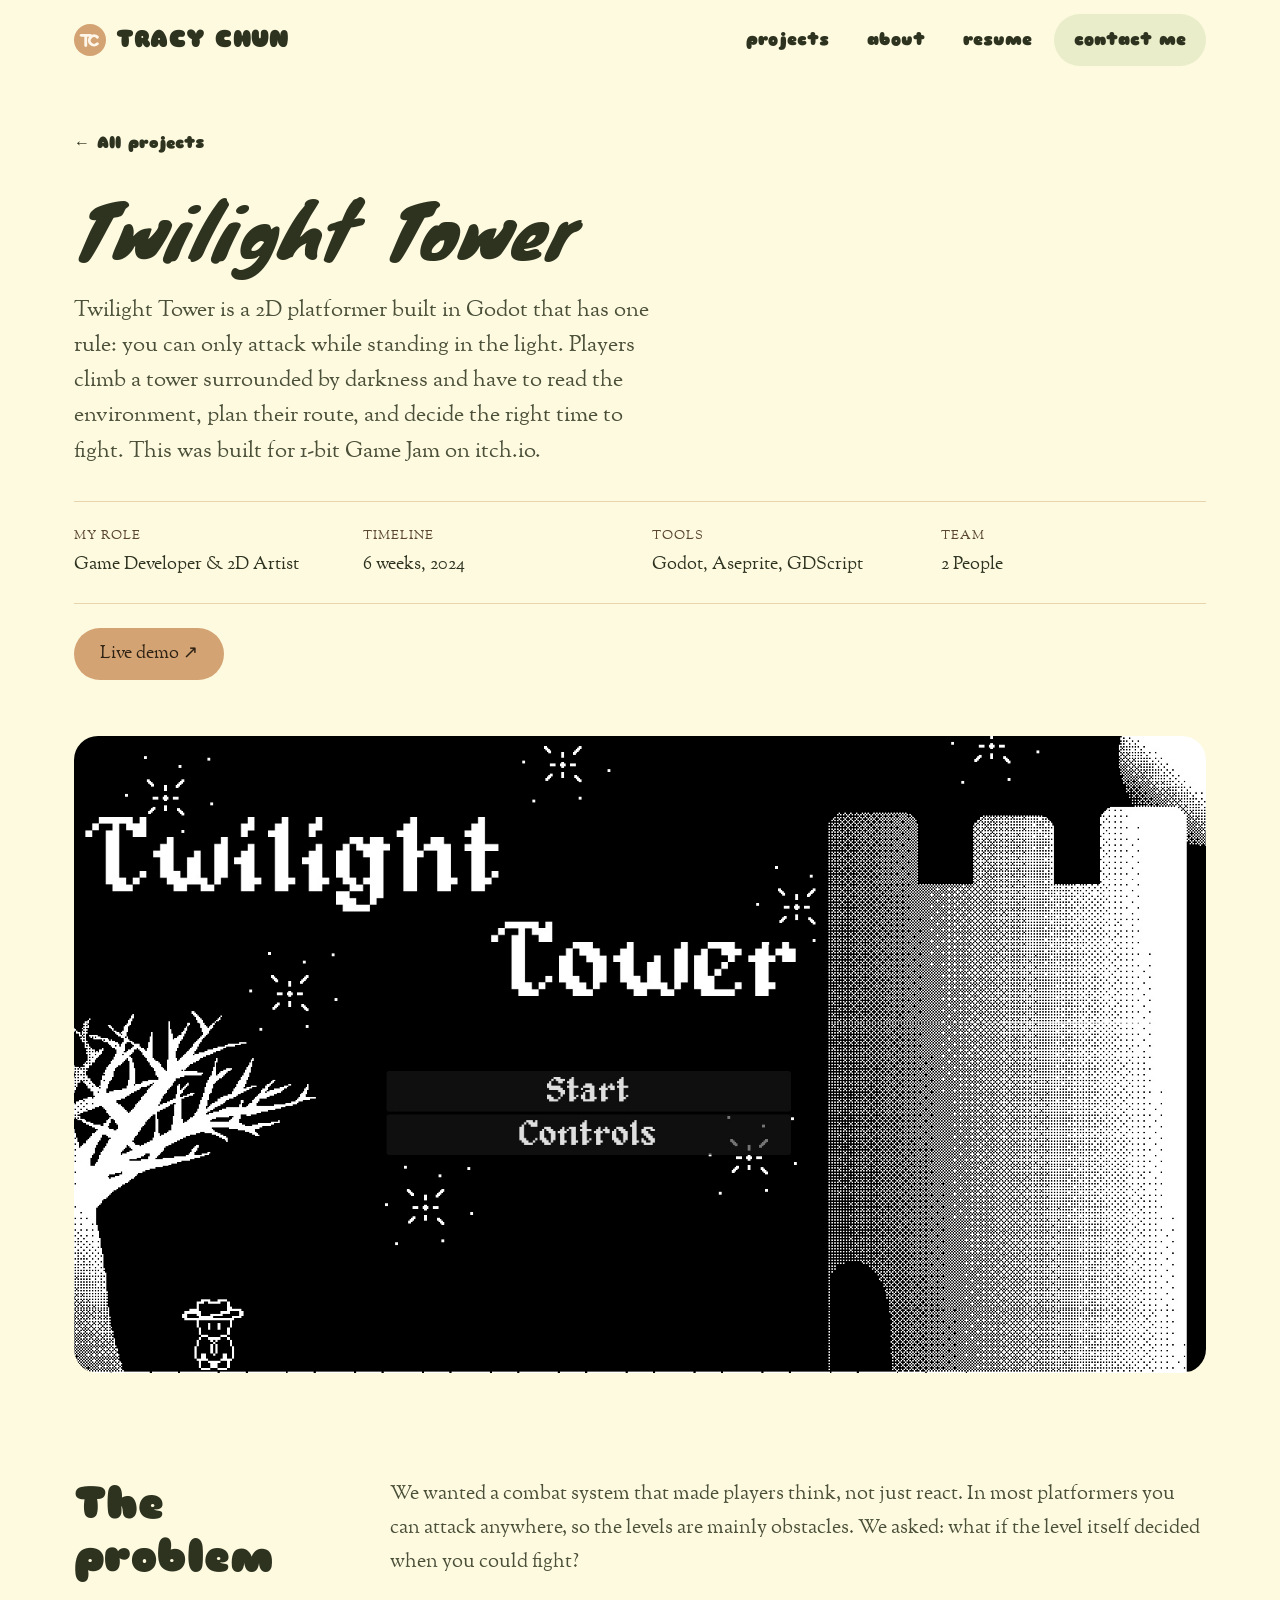
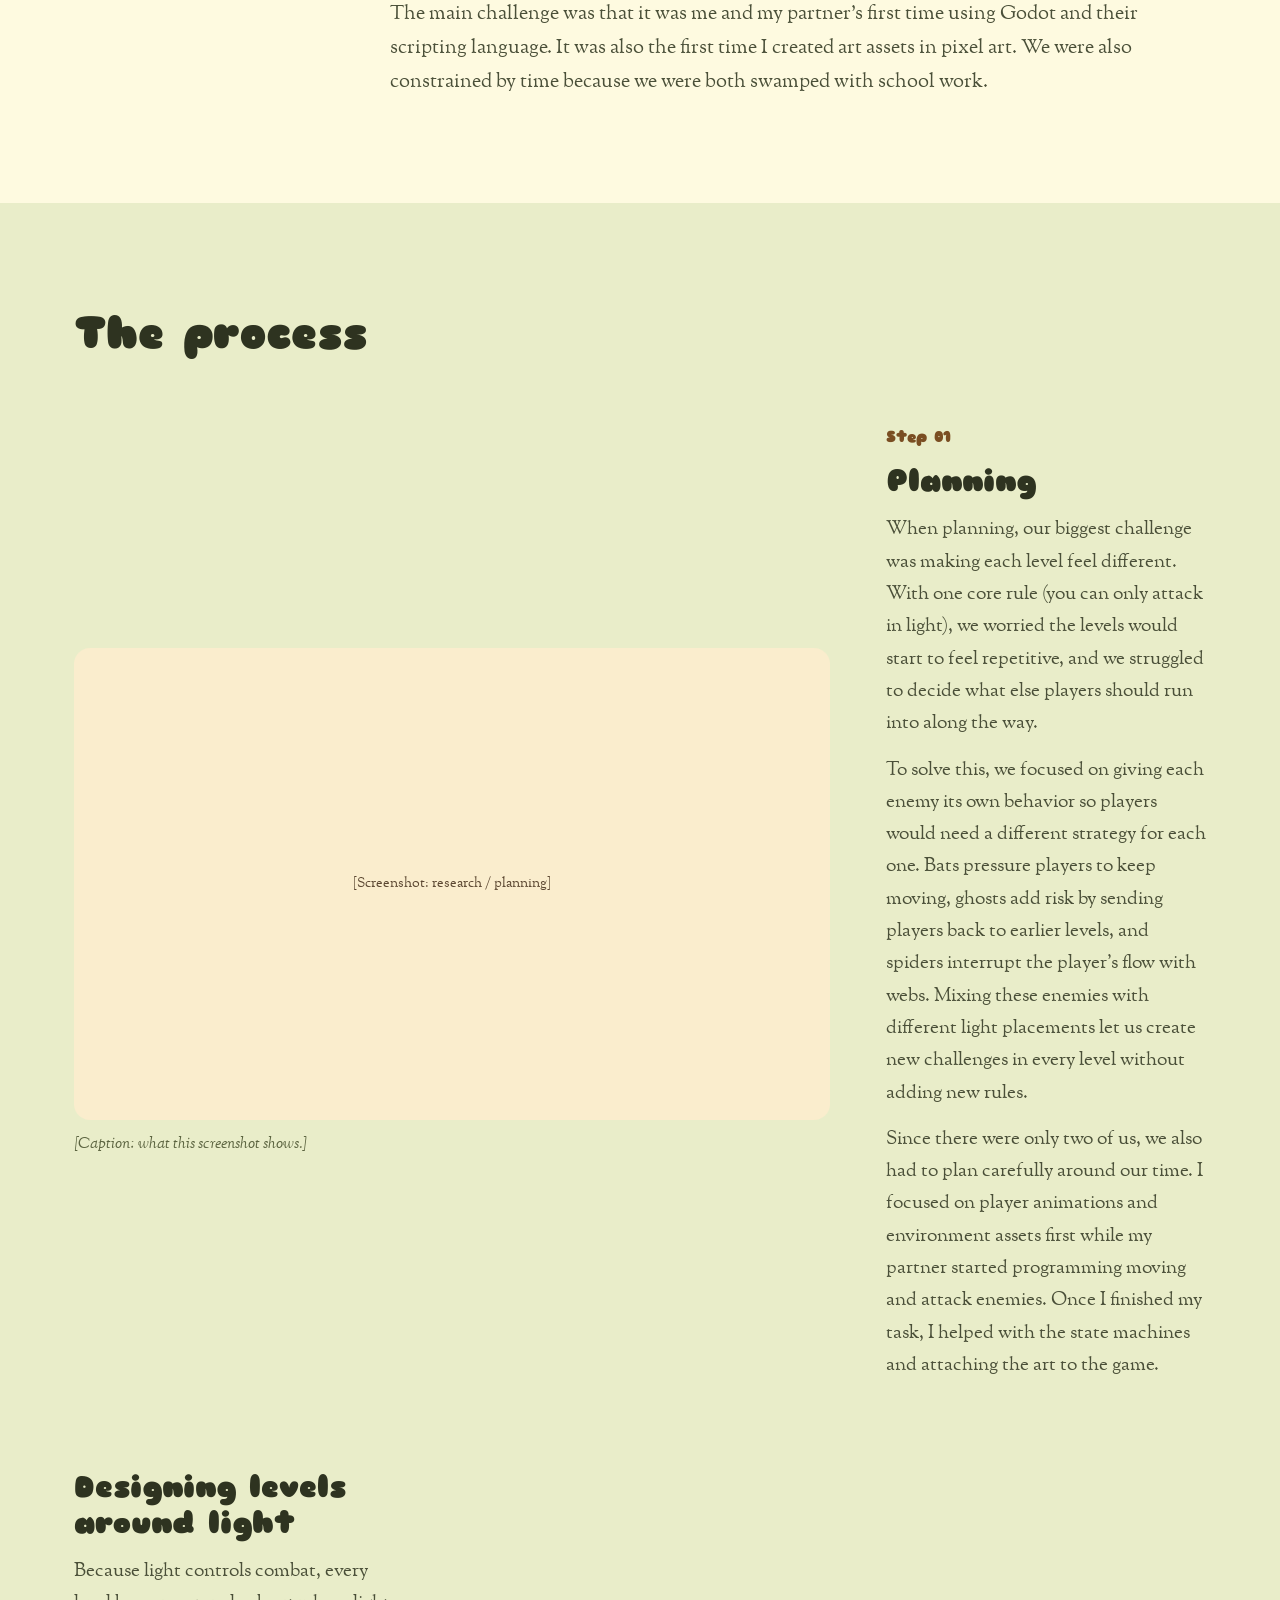
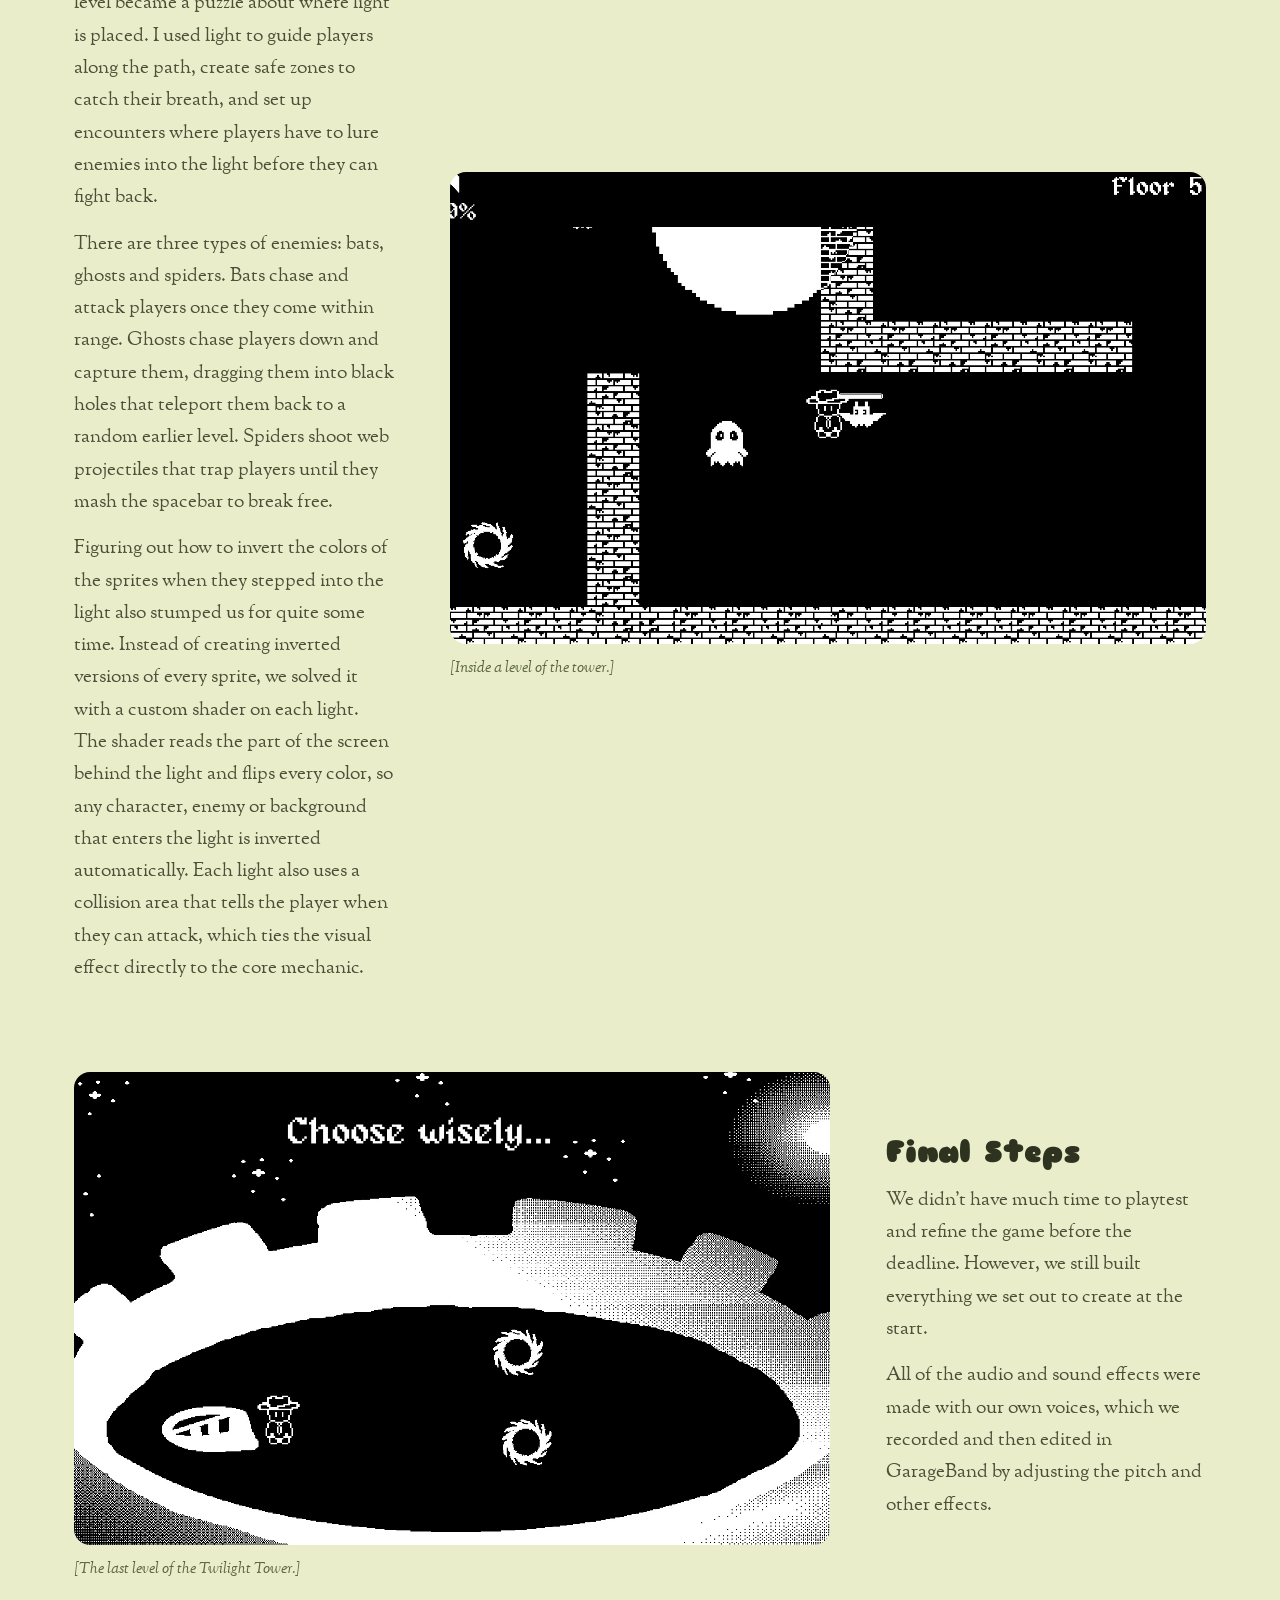
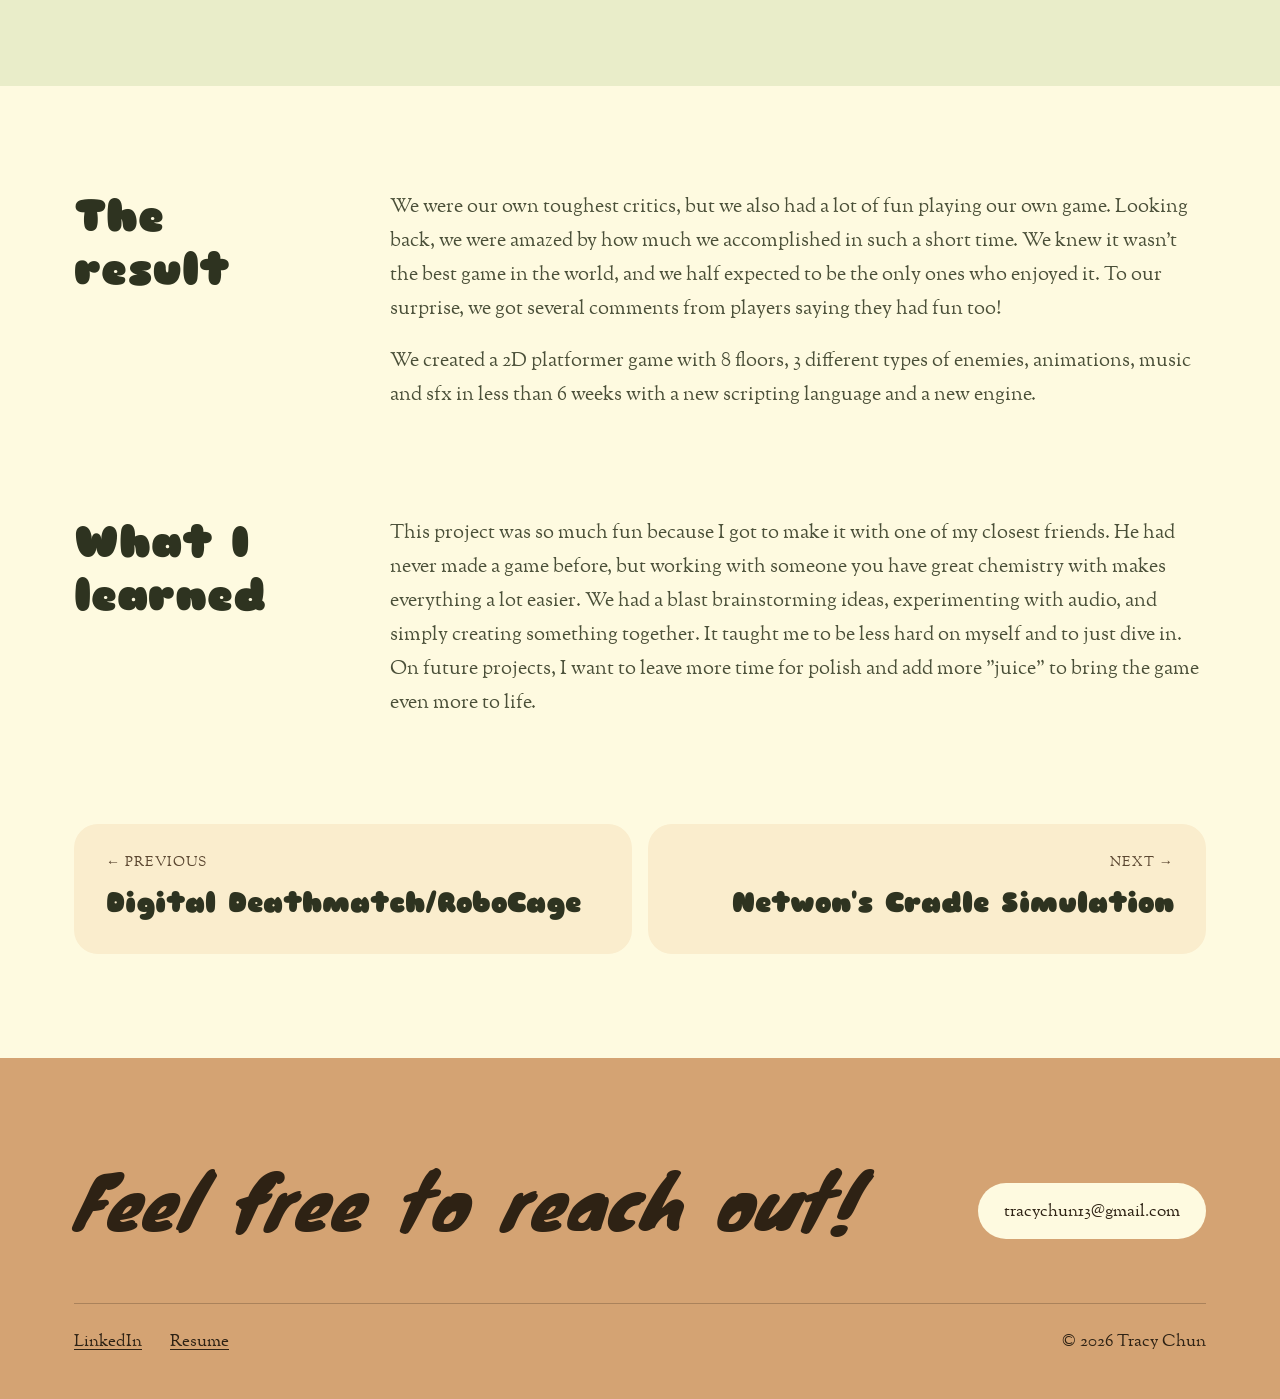
<file: projects/project-two.html>
<!doctype html>
<html lang="en">

<head>
  <meta charset="utf-8">
  <meta name="viewport" content="width=device-width, initial-scale=1">
  <title>Twilight Tower — Tracy Chun</title>
  <meta name="description" content="Case study: Twilight Tower by Tracy Chun.">
  <link rel="preload" href="../fonts/knewave.woff" as="font" type="font/woff" crossorigin>
  <link rel="preload" href="../fonts/sorts-mill-goudy.woff" as="font" type="font/woff" crossorigin>
  <link rel="preload" href="../fonts/sniglet.woff" as="font" type="font/woff" crossorigin>
  <link rel="stylesheet" href="../styles.css">
  <link rel="stylesheet" href="project-styles.css">
  <link rel="icon" href="../images/favicon.svg" type="image/svg+xml">
  <link rel="icon" href="../images/favicon.ico" sizes="any">
  <link rel="apple-touch-icon" href="../images/apple-touch-icon.png">
</head>

<body>
  <a class="skip-link" href="#main">Skip to content</a>

  <header class="site-header">
    <div class="container header-inner">
      <a class="logo" href="../index.html">
        <img src="../images/favicon.svg" alt="" class="logo-icon" width="32" height="32">
        TRACY CHUN
      </a>
      <button class="menu-toggle" type="button" aria-expanded="false" aria-controls="site-nav" aria-label="Open menu">
        <span></span><span></span><span></span>
      </button>

      <nav id="site-nav" class="site-nav" aria-label="Main">
        <a href="../index.html#work" aria-current="page">projects</a>
        <a href="../index.html#about">about</a>
        <a href="../TracyChun-Resume.pdf" target="_blank" rel="noopener">resume</a>
        <a href="../index.html#contact" class="nav-cta">contact me</a>
      </nav>
    </div>
  </header>

  <main id="main">
    <!-- ============ INTRO ============ -->
    <section class="cs-hero container">
      <a href="../index.html#work" class="back-link">← All projects</a>
      <h1>Twilight Tower</h1>
      <p class="lead">Twilight Tower is a 2D platformer built in Godot that has one rule: you can only attack while
        standing in the light.
        Players climb a tower surrounded by darkness and have to read the environment, plan their route, and decide the
        right time to fight. This was built for 1-bit Game Jam on itch.io.
      </p>

      <dl class="cs-meta">
        <div>
          <dt>My role</dt>
          <dd>Game Developer & 2D Artist</dd>
        </div>
        <div>
          <dt>Timeline</dt>
          <dd>6 weeks, 2024</dd>
        </div>
        <div>
          <dt>Tools</dt>
          <dd>Godot, Aseprite, GDScript</dd>
        </div>
        <div>
          <dt>Team</dt>
          <dd>2 People</dd>
        </div>
      </dl>

      <div class="btn-row">
        <a href="https://matokii.itch.io/twilight-tower" class="btn btn-primary" target="_blank" rel="noopener">Live
          demo ↗</a>
        <!-- <a href="https://github.com/yourusername/project-two" class="btn btn-outline" target="_blank"
          rel="noopener">View code ↗</a> -->
      </div>
    </section>

    <figure class="cs-cover container">
      <img class="shot" src="../images/project-two/TwilightTowerStartScreen.jpg" alt="Twilight Tower cover">
    </figure>

    <!-- ============ PROBLEM ============ -->
    <section class="cs-section container">
      <h2>The problem</h2>
      <div class="cs-text">
        <p>We wanted a combat system that made players think, not just react. In most platformers you can attack
          anywhere, so the levels are mainly obstacles. We asked: what if the level itself decided when you could fight?
        </p>

        <p>The main challenge was that it was me and my partner's first time using Godot and their scripting language.
          It was also the first time I created art assets in pixel art. We were also constrained by time because we were
          both swamped with school work.
        </p>
      </div>
    </section>

    <section class="cs-process">
      <div class="container">
        <div>
          <h2>The process</h2>
        </div>

        <ol class="process-steps">
          <li class="step">
            <figure>
              <div class="shot placeholder peach">[Screenshot: research / planning]</div>
              <figcaption>[Caption: what this screenshot shows.]</figcaption>
            </figure>
            <div class="step-text">
              <span class="step-num">Step 01</span>
              <h3>Planning</h3>
              <p>When planning, our biggest challenge was making each level feel different. With one core rule (you can
                only attack in light), we worried the levels would start to feel repetitive, and we struggled to decide
                what else players should run into along the way.
              </p>

              <p>To solve this, we focused on giving each enemy its own behavior so players would need a different
                strategy for each one. Bats pressure players to keep moving, ghosts add risk by sending players back to
                earlier levels, and spiders interrupt the player's flow with webs. Mixing these enemies with different
                light placements let us create new challenges in every level without adding new rules.
              </p>

              <p>Since there were only two of us, we also had to plan carefully around our time. I focused on player
                animations and environment assets first while my partner started programming moving and attack enemies.
                Once I finished my task, I helped with the state machines and attaching the art to the game.
              </p>
            </div>
          </li>

          <li class="step">
            <figure>
              <img class="shot" src="../images/project-two/TwilightTowerLevel.jpg" alt="Twilight Tower Level">
              <figcaption>[Inside a level of the tower.]</figcaption>
            </figure>
            <div class="step-text">
              <h3>Designing levels around light</h3>
              <p>Because light controls combat, every level became a puzzle about where light is placed. I used light to
                guide players along the path, create safe zones to catch their breath, and set up encounters where
                players have to lure enemies into the light before they can fight back.</p>

              <p>There are three types of enemies: bats, ghosts and spiders. Bats chase and attack players once they
                come within range. Ghosts chase players down and capture them, dragging them into black holes that
                teleport them back to a random earlier level. Spiders shoot web projectiles that trap players until they
                mash the spacebar to break free.
              </p>

              <p>
                Figuring out how to invert the colors of the sprites when they stepped into the light also stumped us
                for quite some time. Instead of creating inverted versions of every sprite, we solved it with a custom
                shader on each light. The shader reads the part of the screen behind the light and flips every color, so
                any character, enemy or background that enters the light is inverted automatically. Each light also uses
                a collision area that tells the player when they can attack, which ties the visual effect directly to
                the core mechanic.
              </p>
            </div>
          </li>

          <li class="step">
            <figure>
              <img class="shot" src="../images/project-two/TwilightTowerLastLevel.jpg" alt="Twilight Tower Last Level">
              <figcaption>[The last level of the Twilight Tower.]</figcaption>
            </figure>
            <div class="step-text">
              <h3>Final Steps</h3>
              <p>We didn't have much time to playtest and refine the game before the deadline. However, we still built
                everything we set out to create at the start.
              </p>

              <p>All of the audio and sound effects were made with our own voices, which we recorded and then edited in
                GarageBand by adjusting the pitch and other effects.
              </p>
            </div>
          </li>
        </ol>
      </div>
    </section>

    <!-- ============ RESULT ============ -->
    <section class="cs-section container">
      <h2>The result</h2>
      <div class="cs-text">
        <p>We were our own toughest critics, but we also had a lot of fun playing our own game. Looking back, we were
          amazed by how much we accomplished in such a short time. We knew it wasn't the best game in the world, and we
          half expected to be the only ones who enjoyed it. To our surprise, we got several comments from players saying
          they had fun too!
        </p>

        <p>We created a 2D platformer game with 8 floors, 3 different types of enemies, animations, music and sfx in
          less than 6 weeks with a new scripting language and a new engine.
        </p>
      </div>
    </section>

    <section class="cs-section container">
      <h2>What I learned</h2>
      <div class="cs-text">
        <p>This project was so much fun because I got to make it with one of my closest friends. He had never made a
          game before, but working with someone you have great chemistry with makes everything a lot easier. We had a
          blast brainstorming ideas, experimenting with audio, and simply creating something together. It taught me to
          be less hard on myself and to just dive in. On future projects, I want to leave more time for polish and add
          more "juice" to bring the game even more to life.
        </p>
      </div>
    </section>

    <!-- ============ PREV / NEXT ============ -->
    <nav class="cs-next container" aria-label="More projects">
      <a href="project-one.html" class="prev"><span>← Previous</span><strong>Digital Deathmatch/RoboCage</strong></a>
      <a href="project-three.html" class="next"><span>Next →</span><strong>Netwon's Cradle Simulation</strong></a>
    </nav>
  </main>

  <footer id="contact" class="site-footer">
    <div class="container footer-inner">
      <div class="footer-top">
        <h2>Feel free to reach out!</h2>
        <a href="mailto:tracychun13@gmail.com" class="btn btn-cream">tracychun13@gmail.com</a>
      </div>
      <div class="footer-bottom">
        <nav aria-label="Social">
          <a href="https://www.linkedin.com/in/tracy-chun" target="_blank" rel="noopener">LinkedIn</a>
          <a href="../TracyChun-Resume.pdf" target="_blank" rel="noopener">Resume</a>
        </nav>
        <span>© <span id="year">2026</span> Tracy Chun</span>
      </div>
    </div>
  </footer>

  <script src="../script.js"></script>
  <script src="project.js"></script>
</body>

</html>
</file>
<file: styles.css>
/* ===== Fonts (self-hosted, files in /fonts, SIL Open Font License) ===== */
@font-face {
  font-family: 'Knewave';
  src: url('fonts/knewave.woff') format('woff');
  font-weight: 400;
  font-style: normal;
  font-display: swap;
}
@font-face {
  font-family: 'Sorts Mill Goudy';
  src: url('fonts/sorts-mill-goudy.woff') format('woff');
  font-weight: 400;
  font-style: normal;
  font-display: swap;
}
@font-face {
  font-family: 'Sorts Mill Goudy';
  src: url('fonts/sorts-mill-goudy-italic.woff') format('woff');
  font-weight: 400;
  font-style: italic;
  font-display: swap;
}

@font-face {
  font-family: 'Sniglet';
  src: url('fonts/sniglet.woff') format('woff');
  font-weight: 400;
  font-style: normal;
  font-display: swap;
}
/* ===== Golden Summer Fields palette ===== */
:root {
  --sage: #CCD5AE;
  --sage-light: #E9EDC9;
  --cream: #FEFAE0;
  --peach: #FAEDCD;
  --tan: #D4A373;

  /* Darker shades for readable text on the light palette */
  --ink: #2E3320;
  --ink-soft: #4A4F38;
  --olive: #5C6440;
  --brown: #7A4E22;
  --brown-dark: #2E2214;
  --brown-soft: #5A4630;

  --font-display: 'Knewave', 'Arial Black', sans-serif;
  --font-body: 'Sorts Mill Goudy', Georgia, serif;
  --font-section: 'Sniglet', 'Trebuchet MS', sans-serif; /* site header, Work + About headings */

  --radius: 24px;
  --header-h: 80px;
}

*, *::before, *::after { box-sizing: border-box; }

html { scroll-behavior: smooth; }
@media (prefers-reduced-motion: reduce) {
  html { scroll-behavior: auto; }
  *, *::before, *::after { transition: none !important; animation: none !important; }
}

body {
  margin: 0;
  background: var(--cream);
  color: var(--ink);
  font-family: var(--font-body);
  font-size: 18px;
  line-height: 1.6;
  -webkit-font-smoothing: antialiased;
  /* Both fonts come in one weight: never fake bold or slanted versions */
  font-synthesis: none;
}

img { max-width: 100%; display: block; }
h1, h2, h3 { margin: 0; }
p { margin: 0; }
ul { margin: 0; padding: 0; list-style: none; }

a { color: var(--ink); text-underline-offset: 3px; }
a:hover { color: var(--brown); }
a:focus-visible, button:focus-visible {
  outline: 3px solid var(--brown);
  outline-offset: 3px;
  border-radius: 6px;
}

/* Anchored sections stop below the sticky header */
section[id], footer[id] { scroll-margin-top: var(--header-h); }

.container {
  max-width: 1180px;
  margin: 0 auto;
  padding: 0 24px;
}

.skip-link {
  position: absolute;
  left: 16px;
  top: -60px;
  background: var(--ink);
  color: var(--cream);
  padding: 10px 16px;
  border-radius: 8px;
  z-index: 100;
}
.skip-link:focus { top: 16px; color: var(--cream); }

/* ===== Header ===== */
.site-header {
  position: sticky;
  top: 0;
  z-index: 50;
  background: var(--cream);
  transition: box-shadow 0.2s ease;
}
.site-header.scrolled { box-shadow: 0 1px 0 rgba(46, 51, 32, 0.12); }

.header-inner {
  height: var(--header-h);
  display: flex;
  align-items: center;
  justify-content: space-between;
  gap: 16px;
}

.logo {
  display: inline-flex;
  align-items: center;
  gap: 10px;
  font-family: var(--font-section);
  font-weight: 400;
  font-size: 24px;
  letter-spacing: 0.01em;
  text-decoration: none;
}
.logo-dot {
  width: 32px;
  height: 32px;
  border-radius: 50%;
  background: var(--tan);
}

.site-nav {
  display: flex;
  align-items: center;
  gap: 6px;
  font-family: var(--font-section);
  font-size: 17px;
}
.site-nav a {
  padding: 12px 16px;
  text-decoration: none;
  border-radius: 999px;
}
.site-nav a.active { color: var(--brown); text-decoration: underline; }
.site-nav .nav-cta {
  background: var(--sage-light);
  font-weight: 600;
  padding: 12px 20px;
}
.site-nav .nav-cta:hover { background: var(--sage); color: var(--ink); }

.menu-toggle {
  display: none;
  width: 48px;
  height: 48px;
  border: 0;
  background: var(--sage-light);
  border-radius: 50%;
  cursor: pointer;
  flex-direction: column;
  align-items: center;
  justify-content: center;
  gap: 5px;
}
.menu-toggle span {
  width: 20px;
  height: 2px;
  background: var(--ink);
  border-radius: 2px;
  transition: transform 0.2s ease, opacity 0.2s ease;
}
.menu-toggle[aria-expanded="true"] span:nth-child(1) { transform: translateY(7px) rotate(45deg); }
.menu-toggle[aria-expanded="true"] span:nth-child(2) { opacity: 0; }
.menu-toggle[aria-expanded="true"] span:nth-child(3) { transform: translateY(-7px) rotate(-45deg); }

@media (max-width: 760px) {
  .menu-toggle { display: inline-flex; }
  .site-nav {
    position: absolute;
    top: var(--header-h);
    left: 0;
    right: 0;
    flex-direction: column;
    align-items: stretch;
    gap: 4px;
    padding: 12px 24px 24px;
    background: var(--cream);
    box-shadow: 0 12px 24px rgba(46, 51, 32, 0.12);
    display: none;
  }
  .site-nav.open { display: flex; }
  .site-nav a { padding: 14px 16px; }
  .site-nav .nav-cta { text-align: center; }
}

/* ===== Shared ===== */
.pill {
  align-self: flex-start;
  padding: 8px 14px;
  background: var(--peach);
  border-radius: 999px;
  font-size: 14px;
  font-weight: 500;
  color: var(--brown-soft);
}

.eyebrow {
  display: block;
  font-size: 14px;
  font-weight: 600;
  letter-spacing: 0.08em;
  text-transform: uppercase;
  color: var(--olive);
}
.eyebrow-brown { color: var(--brown); }

.btn-row { display: flex; flex-wrap: wrap; gap: 12px; }

.btn {
  display: inline-flex;
  align-items: center;
  justify-content: center;
  min-height: 52px;
  padding: 0 26px;
  border-radius: 999px;
  font-weight: 600;
  text-decoration: none;
  transition: transform 0.15s ease, background 0.15s ease;
}
.btn:hover { transform: translateY(-2px); }
.btn-primary { background: var(--tan); color: var(--brown-dark); }
.btn-primary:hover { background: #C8935F; color: var(--brown-dark); }
.btn-outline { border: 1.5px solid var(--ink); color: var(--ink); }
.btn-outline:hover { background: var(--ink); color: var(--cream); }
.btn-cream { background: var(--cream); color: var(--brown-dark); font-size: 17px; min-height: 56px; }
.btn-cream:hover { color: var(--brown-dark); background: #FFFFFF; }

.placeholder {
  display: flex;
  align-items: center;
  justify-content: center;
  font-size: 14px;
}
.placeholder.sage { background: var(--sage); color: #3F4630; }
.placeholder.peach { background: var(--peach); color: var(--brown-soft); }

.tags { display: flex; flex-wrap: wrap; gap: 8px; }
.tags li {
  padding: 6px 12px;
  background: var(--peach);
  border-radius: 999px;
  font-size: 15px;
  color: var(--brown-soft);
}
.tags-cream li { background: var(--cream); color: var(--ink); font-size: 16px; }

/* ===== Hero ===== */
.hero {
  padding-top: 72px;
  padding-bottom: 104px;
  display: flex;
  flex-wrap: wrap;
  align-items: center;
  gap: 56px;
}
.hero-text {
  flex: 999 1 540px;
  display: flex;
  flex-direction: column;
  gap: 28px;
}
.hero h1 {
  font-family: var(--font-display);
  font-size: clamp(40px, 6vw, 76px);
  line-height: 1.1;
  font-weight: 400;
  letter-spacing: 0.01em;
}
.hero h1 em { font-style: normal; color: var(--brown); }
.lead { font-size: 22px; color: var(--ink-soft); max-width: 580px; }

.hero-photo { flex: 1 1 300px; display: flex; justify-content: center; }
.photo-frame {
  position: relative;
  width: 100%;
  max-width: 400px;
  aspect-ratio: 4 / 5;
}
.photo-back {
  position: absolute;
  inset: 24px -16px -16px 24px;
  background: var(--peach);
  border-radius: 200px 200px 24px 24px;
}
.photo {
  position: absolute;
  inset: 0;
  width: 100%;
  height: 100%;
  object-fit: cover;
  border-radius: 200px 200px 24px 24px;
  background: var(--sage);
  color: #3F4630;
}

/* ===== Work ===== */
.work { background: var(--sage-light); padding: 104px 0; }

.section-head {
  display: flex;
  flex-wrap: wrap;
  justify-content: space-between;
  align-items: flex-end;
  gap: 16px;
  margin-bottom: 48px;
}
.section-head h2 {
  margin-top: 10px;
  font-family: var(--font-section);
  font-size: clamp(34px, 4.5vw, 52px);
  font-weight: 400;
  letter-spacing: 0.01em;
  line-height: 1.15;
}
.text-link { font-weight: 600; }

.project-grid {
  display: grid;
  grid-template-columns: repeat(auto-fit, minmax(min(320px, 100%), 1fr));
  gap: 28px;
}
.project-card {
  background: var(--cream);
  border-radius: var(--radius);
  padding: 16px;
  display: flex;
  flex-direction: column;
  gap: 20px;
  transition: transform 0.2s ease, box-shadow 0.2s ease;
}
.project-card:hover {
  transform: translateY(-4px);
  box-shadow: 0 16px 32px rgba(46, 51, 32, 0.1);
}
.project-img {
  aspect-ratio: 16 / 10;
  width: 100%;
  object-fit: cover;
  border-radius: 16px;
}
.project-body {
  padding: 0 8px 12px;
  display: flex;
  flex-direction: column;
  gap: 12px;
  flex: 1;
}
.project-body h3 { font-family: var(--font-section); font-size: 28px; font-weight: 400; letter-spacing: 0.01em; line-height: 1.2; }
.project-body p { color: var(--ink-soft); }
.project-links {
  margin-top: auto;
  padding-top: 8px;
  display: flex;
  gap: 20px;
  font-weight: 600;
}

/* ===== About ===== */
.about {
  padding-top: 104px;
  padding-bottom: 104px;
  display: flex;
  flex-wrap: wrap;
  gap: 56px;
}
.about-text {
  flex: 999 1 520px;
  display: flex;
  flex-direction: column;
  gap: 22px;
}
.about-text h2 {
  font-family: var(--font-section);
  font-size: clamp(30px, 4vw, 44px);
  font-weight: 400;
  letter-spacing: 0.01em;
  line-height: 1.2;
}
.about-text p { font-size: 20px; line-height: 1.7; color: var(--ink-soft); }

.about-card {
  flex: 1 1 320px;
  background: var(--peach);
  border-radius: var(--radius);
  padding: 32px;
  display: flex;
  flex-direction: column;
  gap: 28px;
}
.about-card h3 {
  font-size: 13px;
  font-weight: 600;
  letter-spacing: 0.08em;
  text-transform: uppercase;
  color: var(--brown-soft);
  margin-bottom: 12px;
}
.timeline { margin: 0; }
.timeline div {
  display: flex;
  justify-content: space-between;
  gap: 12px;
  padding: 10px 0;
  border-bottom: 1px solid #E8D5AE;
  font-size: 17px;
}
.timeline div:last-child { border-bottom: 0; }
.timeline dd { margin: 0; color: var(--brown-soft); white-space: nowrap; }

/* ===== Footer ===== */
.site-footer { background: var(--tan); color: var(--brown-dark); }
.site-footer a { color: var(--brown-dark); }
.footer-inner {
  padding-top: 104px;
  padding-bottom: 44px;
  display: flex;
  flex-direction: column;
  gap: 64px;
}
.footer-top {
  display: flex;
  flex-wrap: wrap;
  justify-content: space-between;
  align-items: flex-end;
  gap: 32px;
}
.footer-top h2 {
  font-family: var(--font-display);
  font-size: clamp(40px, 6vw, 72px);
  line-height: 1.08;
  font-weight: 400;
  letter-spacing: 0.01em;
  max-width: 900px;
}
.footer-top h2 em { font-style: normal; }
.footer-bottom {
  display: flex;
  flex-wrap: wrap;
  justify-content: space-between;
  gap: 16px;
  padding-top: 24px;
  border-top: 1px solid rgba(46, 34, 20, 0.25);
  font-size: 17px;
}
.footer-bottom nav { display: flex; flex-wrap: wrap; gap: 28px; }

/* ===== Fade-in on scroll (added by script.js) ===== */
.reveal { opacity: 0; transform: translateY(16px); transition: opacity 0.6s ease, transform 0.6s ease; }
.reveal.visible { opacity: 1; transform: none; }

/* ===== Clickable project cards ===== */
/* The title link stretches over the whole card; demo/code links sit above it */
.project-card { position: relative; cursor: pointer; }
.card-link { text-decoration: none; color: inherit; }
.card-link::after {
  content: "";
  position: absolute;
  inset: 0;
  border-radius: var(--radius);
  z-index: 1;
}
.card-link:focus-visible { outline: none; }
.project-card:has(.card-link:focus-visible) { outline: 3px solid var(--brown); outline-offset: 4px; }
.project-links a { position: relative; z-index: 2; }
.card-cue {
  font-family: var(--font-section);
  font-size: 16px;
  color: var(--brown);
  transition: transform 0.2s ease;
}
.project-card:hover .card-cue { transform: translateX(4px); }
</file>
<file: projects/project-styles.css>
.cs-hero {
  padding-top: 40px;
  padding-bottom: 56px;
  display: flex;
  flex-direction: column;
  gap: 24px;
}
.back-link {
  align-self: flex-start;
  font-family: var(--font-section);
  font-size: 16px;
  text-decoration: none;
  padding: 10px 16px;
  margin-left: -16px;
  border-radius: 999px;
}
.back-link:hover { background: var(--sage-light); color: var(--ink); }
.cs-hero h1 {
  font-family: var(--font-display);
  font-size: clamp(40px, 6vw, 72px);
  line-height: 1.1;
  font-weight: 400;
  letter-spacing: 0.01em;
}
.cs-meta {
  margin: 8px 0 0;
  display: grid;
  grid-template-columns: repeat(auto-fit, minmax(min(180px, 100%), 1fr));
  gap: 24px;
  padding: 24px 0;
  border-top: 1px solid #E8D5AE;
  border-bottom: 1px solid #E8D5AE;
}
.cs-meta dt {
  font-size: 13px;
  letter-spacing: 0.08em;
  text-transform: uppercase;
  color: var(--brown-soft);
  margin-bottom: 4px;
}
.cs-meta dd { margin: 0; font-size: 18px; }

.cs-cover {
  margin: 0 auto 104px;
}
.cs-cover .shot { aspect-ratio: 16 / 9; border-radius: var(--radius); }

.shot {
  width: 100%;
  aspect-ratio: 16 / 10;
  object-fit: cover;
  border-radius: 16px;
  background: var(--sage);
}
img.shot { cursor: zoom-in; }

.cs-section {
  padding-bottom: 104px;
  display: flex;
  flex-wrap: wrap;
  gap: 24px 56px;
}
.cs-section h2,
.cs-process h2 {
  font-family: var(--font-section);
  font-size: clamp(30px, 4vw, 44px);
  font-weight: 400;
  line-height: 1.2;
}
.cs-section h2 { flex: 1 1 260px; }
.cs-section .cs-text {
  flex: 999 1 520px;
  display: flex;
  flex-direction: column;
  gap: 18px;
  font-size: 20px;
  line-height: 1.7;
  color: var(--ink-soft);
}
.cs-text ul { list-style: disc; padding-left: 24px; display: flex; flex-direction: column; gap: 8px; }

.cs-process {
  background: var(--sage-light);
  padding: 104px 0;
  margin-bottom: 104px;
}
.cs-process .container { display: flex; flex-direction: column; gap: 64px; }
.process-steps {
  list-style: none;
  margin: 0;
  padding: 0;
  display: flex;
  flex-direction: column;
  gap: 88px;
}
.step {
  display: flex;
  flex-wrap: wrap;
  align-items: center;
  gap: 32px 56px;
}
.step:nth-child(even) { flex-direction: row-reverse; }
.step figure {
  flex: 999 1 520px;
  margin: 0;
  display: flex;
  flex-direction: column;
  gap: 12px;
}
.step figcaption { font-size: 16px; font-style: italic; color: var(--olive); }
.step-pair {
  display: grid;
  grid-template-columns: repeat(auto-fit, minmax(min(240px, 100%), 1fr));
  gap: 16px;
}
.step-text {
  flex: 1 1 320px;
  display: flex;
  flex-direction: column;
  gap: 14px;
}
.step-num {
  font-family: var(--font-section);
  font-size: 16px;
  color: var(--brown);
}
.step-text h3 {
  font-family: var(--font-section);
  font-size: 30px;
  font-weight: 400;
  line-height: 1.2;
}
.step-text p { font-size: 19px; line-height: 1.7; color: var(--ink-soft); }

.cs-next {
  display: flex;
  flex-wrap: wrap;
  justify-content: space-between;
  gap: 16px;
  padding-bottom: 104px;
}
.cs-next a {
  flex: 1 1 280px;
  display: flex;
  flex-direction: column;
  gap: 6px;
  padding: 28px 32px;
  background: var(--peach);
  border-radius: var(--radius);
  text-decoration: none;
  transition: transform 0.2s ease;
}
.cs-next a:hover { transform: translateY(-3px); color: var(--ink); }
.cs-next .next { text-align: right; }
.cs-next span { font-size: 14px; letter-spacing: 0.08em; text-transform: uppercase; color: var(--brown-soft); }
.cs-next strong { font-family: var(--font-section); font-weight: 400; font-size: 28px; }

/* ===== Screenshot lightbox ===== */
.lightbox {
  border: 0;
  padding: 0;
  background: transparent;
  max-width: min(1200px, 94vw);
  max-height: 92vh;
}
.lightbox::backdrop { background: rgba(46, 51, 32, 0.85); }
.lightbox img { max-width: 100%; max-height: 82vh; border-radius: 12px; display: block; margin: 0 auto; }
.lightbox p { color: var(--cream); text-align: center; font-style: italic; margin-top: 12px; }
.lightbox-close {
  position: fixed;
  top: 16px;
  right: 16px;
  width: 48px;
  height: 48px;
  border: 0;
  border-radius: 50%;
  background: var(--cream);
  color: var(--ink);
  font-size: 24px;
  cursor: pointer;
}
.slides-embed {
  position: relative;
  width: 100%;
  max-width: 1600px;
  margin: 2rem auto;
  aspect-ratio: 16 / 9;
}
.slides-embed iframe {
  position: absolute;
  inset: 0;
  width: 100%;
  height: 100%;
  border: 0;
  border-radius: 12px;
}
</file>
